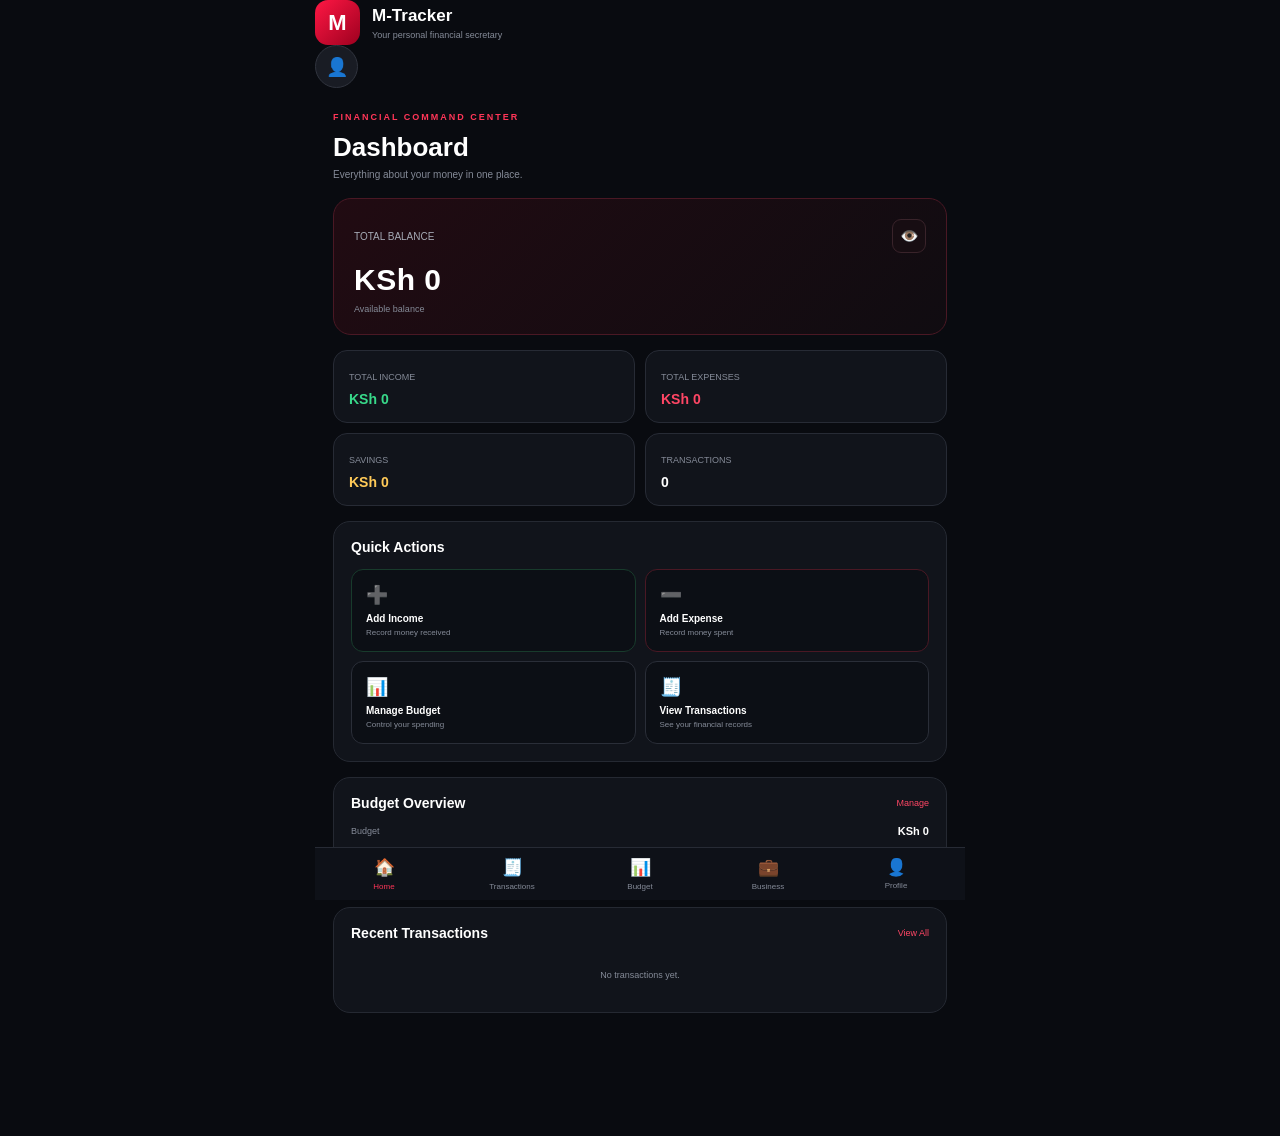
<file: index.html>
<!DOCTYPE html>
<html lang="en">

<head>

    <meta charset="UTF-8">

    <meta name="viewport"
          content="width=device-width, initial-scale=1.0">

    <meta name="theme-color"
          content="#090b10">

    <title>M-Tracker - Dashboard</title>

    <style>

        * {
            box-sizing: border-box;
            margin: 0;
            padding: 0;
        }

        body {
            background: #090b10;
            color: #ffffff;
            font-family: Arial, sans-serif;
            padding-bottom: 90px;
        }

        .app {
            width: 100%;
            max-width: 650px;
            margin: auto;
        }


        /* HEADER */

<img src="images/logo.jpg" alt="M-Tracker Logo">
        header {
            display: flex;
            align-items: center;
            justify-content: space-between;
            padding: 18px;
            background: #0e1118;
            border-bottom: 1px solid #252932;
        }

        .brand {
            display: flex;
            align-items: center;
            gap: 12px;
        }

        .logo {
            width: 45px;
            height: 45px;
            display: flex;
            align-items: center;
            justify-content: center;
            border-radius: 13px;
            background: linear-gradient(
                135deg,
                #ff1744,
                #9d001f
            );
            font-size: 22px;
            font-weight: bold;
        }

        .brand h1 {
            font-size: 17px;
        }

        .brand p {
            margin-top: 4px;
            color: #858b98;
            font-size: 9px;
        }


        /* PROFILE BUTTON */

        .profile-button {
            width: 43px;
            height: 43px;
            display: flex;
            align-items: center;
            justify-content: center;
            overflow: hidden;
            border: 1px solid #30343e;
            border-radius: 50%;
            background: #191c24;
            color: white;
            text-decoration: none;
            font-size: 18px;
        }

        .profile-button img {
            width: 100%;
            height: 100%;
            object-fit: cover;
        }


        /* MAIN */

        main {
            padding: 18px;
        }

        .welcome {
            margin-bottom: 18px;
        }

        .welcome small {
            color: #ff3658;
            font-size: 9px;
            font-weight: bold;
            letter-spacing: 2px;
        }

        .welcome h2 {
            margin-top: 8px;
            font-size: 26px;
        }

        .welcome p {
            margin-top: 6px;
            color: #858b98;
            font-size: 10px;
        }


        /* BALANCE */

        .balance-card {
            margin-bottom: 15px;
            padding: 20px;
            border: 1px solid #4a1824;
            border-radius: 18px;
            background:
                linear-gradient(
                    135deg,
                    #210b12,
                    #100c11
                );
        }

        .balance-top {
            display: flex;
            align-items: center;
            justify-content: space-between;
        }

        .balance-label {
            color: #a5aab5;
            font-size: 10px;
        }

        .eye-button {
            width: 34px;
            height: 34px;
            border: 1px solid #39232a;
            border-radius: 9px;
            background: #170d12;
            color: white;
            cursor: pointer;
            font-size: 15px;
        }

        .balance {
            margin-top: 10px;
            font-size: 30px;
            font-weight: bold;
            letter-spacing: 0.5px;
        }

        .balance-note {
            margin-top: 7px;
            color: #858b98;
            font-size: 9px;
        }


        /* SUMMARY */

        .summary {
            display: grid;
            grid-template-columns: 1fr 1fr;
            gap: 10px;
            margin-bottom: 15px;
        }

        .summary-card {
            padding: 15px;
            border: 1px solid #272b35;
            border-radius: 14px;
            background: #11141b;
        }

        .summary-card span {
            color: #858b98;
            font-size: 9px;
        }

        .summary-card strong {
            display: block;
            margin-top: 7px;
            font-size: 14px;
        }

        .income {
            color: #38d98a;
        }

        .expense {
            color: #ff4665;
        }

        .savings {
            color: #ffca58;
        }


        /* CARD */

        .card {
            margin-bottom: 15px;
            padding: 17px;
            border: 1px solid #252932;
            border-radius: 17px;
            background: #11141b;
        }

        .card-title {
            display: flex;
            align-items: center;
            justify-content: space-between;
            margin-bottom: 14px;
        }

        .card-title h3 {
            font-size: 14px;
        }

        .view-all {
            color: #ff4665;
            text-decoration: none;
            font-size: 9px;
        }


        /* BUDGET */

        .budget-row {
            display: flex;
            align-items: center;
            justify-content: space-between;
            margin-bottom: 10px;
        }

        .budget-row span {
            color: #858b98;
            font-size: 9px;
        }

        .budget-row strong {
            font-size: 11px;
        }

        .progress-background {
            width: 100%;
            height: 10px;
            overflow: hidden;
            border-radius: 20px;
            background: #292d37;
        }

        .progress {
            width: 0%;
            height: 100%;
            border-radius: 20px;
            background: linear-gradient(
                90deg,
                #ff1744,
                #ff5575
            );
            transition: width 0.3s;
        }

        .budget-info {
            display: flex;
            justify-content: space-between;
            margin-top: 8px;
            color: #858b98;
            font-size: 8px;
        }


        /* QUICK ACTIONS */

        .quick-actions {
            display: grid;
            grid-template-columns: 1fr 1fr;
            gap: 9px;
        }

        .action {
            padding: 14px;
            border: 1px solid #2a2e38;
            border-radius: 12px;
            background: #0c0f15;
            color: white;
            text-decoration: none;
        }

        .action-icon {
            font-size: 18px;
        }

        .action strong {
            display: block;
            margin-top: 7px;
            font-size: 10px;
        }

        .action small {
            display: block;
            margin-top: 4px;
            color: #858b98;
            font-size: 8px;
        }

        .action.income-action {
            border-color: #183b2c;
        }

        .action.expense-action {
            border-color: #4a1824;
        }


        /* TRANSACTIONS */

        .transaction {
            display: flex;
            align-items: center;
            gap: 10px;
            padding: 12px 0;
            border-bottom: 1px solid #252932;
        }

        .transaction:last-child {
            border-bottom: none;
        }

        .transaction-icon {
            width: 37px;
            height: 37px;
            flex-shrink: 0;
            display: flex;
            align-items: center;
            justify-content: center;
            border-radius: 10px;
            background: #1b1f28;
            font-size: 16px;
        }

        .transaction-info {
            min-width: 0;
            flex: 1;
        }

        .transaction-info strong {
            display: block;
            overflow: hidden;
            text-overflow: ellipsis;
            white-space: nowrap;
            font-size: 10px;
        }

        .transaction-info small {
            display: block;
            margin-top: 4px;
            color: #858b98;
            font-size: 8px;
        }

        .transaction-amount {
            font-size: 9px;
            font-weight: bold;
        }

        .transaction-amount.income {
            color: #38d98a;
        }

        .transaction-amount.expense {
            color: #ff4665;
        }

        .empty {
            padding: 15px;
            color: #858b98;
            text-align: center;
            font-size: 9px;
        }


        /* ALERT */

        .alert {
            display: none;
            margin-bottom: 15px;
            padding: 13px;
            border: 1px solid #5b202b;
            border-radius: 12px;
            background: #1c0c11;
            color: #ff7087;
            font-size: 9px;
            line-height: 1.5;
        }


        /* BOTTOM NAVIGATION */

        .bottom-nav {
            position: fixed;
            left: 50%;
            bottom: 0;
            z-index: 50;
            transform: translateX(-50%);
            width: 100%;
            max-width: 650px;
            display: grid;
            grid-template-columns: repeat(5, 1fr);
            padding: 9px 5px;
            border-top: 1px solid #272b35;
            background: #0e1118;
        }

        .nav-item {
            display: flex;
            flex-direction: column;
            align-items: center;
            gap: 4px;
            color: #858b98;
            text-decoration: none;
            font-size: 17px;
        }

        .nav-item small {
            font-size: 8px;
        }

        .nav-item.active {
            color: #ff3658;
        }


        /* PROFILE IMAGE IN BOTTOM NAV */

        .nav-profile-image {
            width: 20px;
            height: 20px;
            overflow: hidden;
            border-radius: 50%;
            display: flex;
            align-items: center;
            justify-content: center;
        }

        .nav-profile-image img {
            width: 100%;
            height: 100%;
            object-fit: cover;
        }


        @media (max-width: 380px) {

            .summary {
                grid-template-columns: 1fr 1fr;
            }

        }

    </style>

</head>


<body>

<div class="app">


    <!-- HEADER -->

    <header>

        <div class="brand">

            <div class="logo">
                M
            </div>

            <div>

                <h1>
                    M-Tracker
                </h1>

                <p>
                    Your personal financial secretary
                </p>

            </div>

        </div>


        <!-- PROFILE BUTTON -->

        <a
            href="profile.html"
            class="profile-button"
            id="topProfile">

            👤

        </a>

    </header>


    <main>


        <!-- WELCOME -->

        <section class="welcome">

            <small>
                FINANCIAL COMMAND CENTER
            </small>

            <h2 id="welcomeTitle">
                Dashboard
            </h2>

            <p id="welcomeMessage">
                Everything about your money in one place.
            </p>

        </section>


        <!-- BALANCE -->

        <section class="balance-card">

            <div class="balance-top">

                <span class="balance-label">
                    TOTAL BALANCE
                </span>


                <button
                    type="button"
                    class="eye-button"
                    id="eyeButton">

                    👁️

                </button>

            </div>


            <div
                class="balance"
                id="balance">

                KSh 0

            </div>


            <div
                class="balance-note"
                id="balanceNote">

                Available balance

            </div>

        </section>


        <!-- ALERT -->

        <div
            class="alert"
            id="financialAlert">
        </div>


        <!-- SUMMARY -->

        <section class="summary">


            <div class="summary-card">

                <span>
                    TOTAL INCOME
                </span>

                <strong
                    id="income"
                    class="income">

                    KSh 0

                </strong>

            </div>


            <div class="summary-card">

                <span>
                    TOTAL EXPENSES
                </span>

                <strong
                    id="expenses"
                    class="expense">

                    KSh 0

                </strong>

            </div>


            <div class="summary-card">

                <span>
                    SAVINGS
                </span>

                <strong
                    id="savings"
                    class="savings">

                    KSh 0

                </strong>

            </div>


            <div class="summary-card">

                <span>
                    TRANSACTIONS
                </span>

                <strong id="transactionCount">

                    0

                </strong>

            </div>


        </section>


        <!-- QUICK ACTIONS -->

        <section class="card">

            <div class="card-title">

                <h3>
                    Quick Actions
                </h3>

            </div>


            <div class="quick-actions">


                <a
                    href="transactions.html"
                    class="action income-action">

                    <div class="action-icon">
                        ➕
                    </div>

                    <strong>
                        Add Income
                    </strong>

                    <small>
                        Record money received
                    </small>

                </a>


                <a
                    href="transactions.html"
                    class="action expense-action">

                    <div class="action-icon">
                        ➖
                    </div>

                    <strong>
                        Add Expense
                    </strong>

                    <small>
                        Record money spent
                    </small>

                </a>


                <a
                    href="budget.html"
                    class="action">

                    <div class="action-icon">
                        📊
                    </div>

                    <strong>
                        Manage Budget
                    </strong>

                    <small>
                        Control your spending
                    </small>

                </a>


                <a
                    href="transactions.html"
                    class="action">

                    <div class="action-icon">
                        🧾
                    </div>

                    <strong>
                        View Transactions
                    </strong>

                    <small>
                        See your financial records
                    </small>

                </a>


            </div>

        </section>


        <!-- BUDGET -->

        <section class="card">

            <div class="card-title">

                <h3>
                    Budget Overview
                </h3>

                <a
                    href="budget.html"
                    class="view-all">

                    Manage

                </a>

            </div>


            <div class="budget-row">

                <span>
                    Budget
                </span>

                <strong id="budgetAmount">
                    KSh 0
                </strong>

            </div>


            <div class="progress-background">

                <div
                    class="progress"
                    id="budgetProgress">
                </div>

            </div>


            <div class="budget-info">

                <span id="budgetSpent">
                    KSh 0 spent
                </span>

                <span id="budgetRemaining">
                    KSh 0 remaining
                </span>

            </div>

        </section>


        <!-- RECENT TRANSACTIONS -->

        <section class="card">

            <div class="card-title">

                <h3>
                    Recent Transactions
                </h3>

                <a
                    href="transactions.html"
                    class="view-all">

                    View All

                </a>

            </div>


            <div id="recentTransactions">

                <div class="empty">
                    No transactions yet.
                </div>

            </div>

        </section>


    </main>


    <!-- BOTTOM NAVIGATION -->

    <nav class="bottom-nav">


        <a
            href="index.html"
            class="nav-item active">

            <span>
                🏠
            </span>

            <small>
                Home
            </small>

        </a>


        <a
            href="transactions.html"
            class="nav-item">

            <span>
                🧾
            </span>

            <small>
                Transactions
            </small>

        </a>


        <a
            href="budget.html"
            class="nav-item">

            <span>
                📊
            </span>

            <small>
                Budget
            </small>

        </a>


        <a
            href="business.html"
            class="nav-item">

            <span>
                💼
            </span>

            <small>
                Business
            </small>

        </a>


        <!-- PROFILE -->

        <a
            href="profile.html"
            class="nav-item">

            <span
                class="nav-profile-image"
                id="bottomProfile">

                👤

            </span>

            <small>
                Profile
            </small>

        </a>


    </nav>


</div>


<!-- YOUR EXISTING DASHBOARD JAVASCRIPT -->

<script src="dashboard.js"></script>


<!-- PROFILE CONNECTION -->

<script>

document.addEventListener(
    "DOMContentLoaded",
    function () {

        loadDashboardProfile();

    }
);


function loadDashboardProfile() {

    var savedProfile =
        localStorage.getItem(
            "mtracker_profile"
        );


    if (!savedProfile) {

        return;

    }


    try {

        var profile =
            JSON.parse(
                savedProfile
            );


        var name =
            profile.fullName || "";


        var photo =
            profile.photo || "";


        /*
         * Show user's name
         */

        if (name) {

            document.getElementById(
                "welcomeTitle"
            ).textContent =
                "Hello, " + name;

        }


        /*
         * Change the top-right
         * profile icon.
         */

        var topProfile =
            document.getElementById(
                "topProfile"
            );


        if (photo) {

            topProfile.innerHTML =
                "";


            var topImage =
                document.createElement(
                    "img"
                );


            topImage.src =
                photo;


            topImage.alt =
                "Profile";


            topProfile.appendChild(
                topImage
            );

        }


        /*
         * Change bottom
         * profile icon.
         */

        var bottomProfile =
            document.getElementById(
                "bottomProfile"
            );


        if (photo) {

            bottomProfile.innerHTML =
                "";


            var bottomImage =
                document.createElement(
                    "img"
                );


            bottomImage.src =
                photo;


            bottomImage.alt =
                "Profile";


bottomProfile.appendChild(
    bottomImage
);

}

}

catch (error) {

    console.log("Could not load profile.");

}

}
</file>
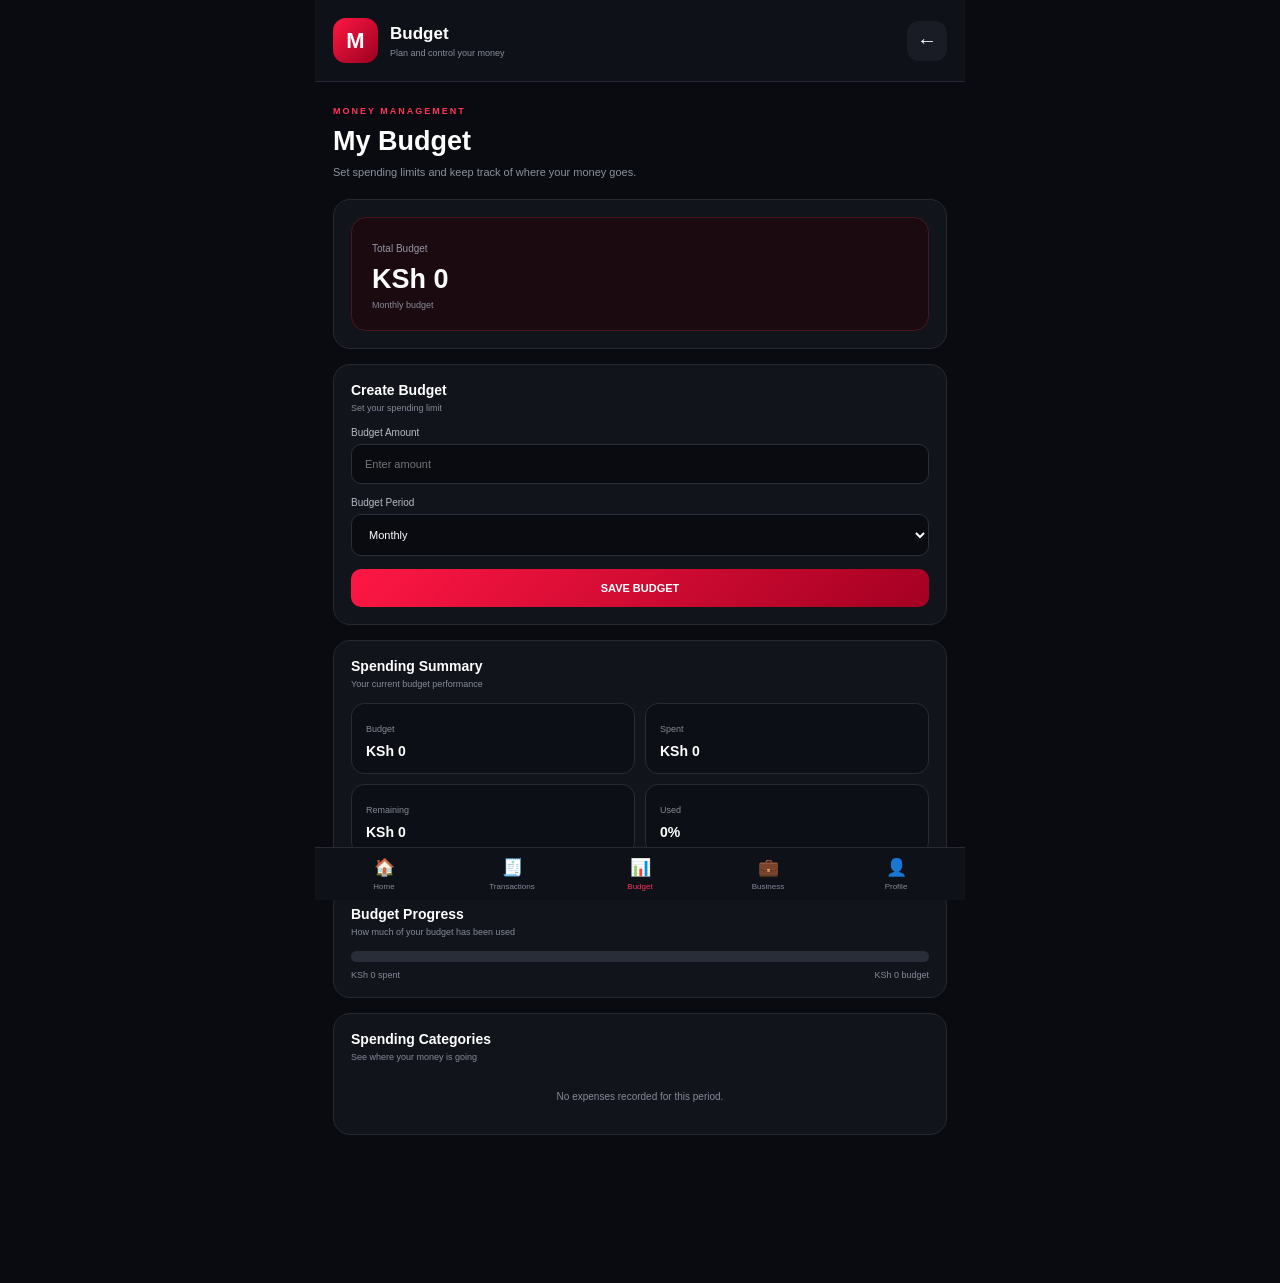
<file: budget.html>
<!DOCTYPE html>
<html lang="en">

<head>

    <meta charset="UTF-8">

    <meta name="viewport" content="width=device-width, initial-scale=1.0">

    <meta name="theme-color" content="#090b10">

    <title>M-Tracker - Budget</title>

    <style>

        * {
            box-sizing: border-box;
            margin: 0;
            padding: 0;
        }

        body {
            background: #090b10;
            color: #ffffff;
            font-family: Arial, sans-serif;
            padding-bottom: 90px;
        }

        .app {
            width: 100%;
            max-width: 650px;
            margin: auto;
        }

        /* HEADER */

        header {
            display: flex;
            align-items: center;
            justify-content: space-between;
            padding: 18px;
            background: #0e1118;
            border-bottom: 1px solid #242832;
        }

        .brand {
            display: flex;
            align-items: center;
            gap: 12px;
        }

        .logo {
            width: 45px;
            height: 45px;
            display: flex;
            align-items: center;
            justify-content: center;
            border-radius: 13px;
            background: linear-gradient(135deg, #ff1744, #9b001f);
            font-size: 22px;
            font-weight: bold;
        }

        .brand h1 {
            font-size: 17px;
        }

        .brand p {
            margin-top: 4px;
            color: #888e9b;
            font-size: 9px;
        }

        .back {
            width: 40px;
            height: 40px;
            display: flex;
            align-items: center;
            justify-content: center;
            border-radius: 12px;
            background: #191c24;
            color: #ffffff;
            text-decoration: none;
            font-size: 20px;
        }

        /* MAIN */

        main {
            padding: 18px;
        }

        .intro {
            margin-bottom: 18px;
        }

        .intro small {
            color: #ff3658;
            font-size: 9px;
            font-weight: bold;
            letter-spacing: 2px;
        }

        .intro h2 {
            margin-top: 8px;
            font-size: 27px;
        }

        .intro p {
            margin-top: 7px;
            color: #8b919e;
            font-size: 11px;
            line-height: 1.5;
        }

        /* CARDS */

        .card {
            margin-bottom: 15px;
            padding: 17px;
            border: 1px solid #252932;
            border-radius: 17px;
            background: #11141b;
        }

        .card-title {
            margin-bottom: 14px;
        }

        .card-title h3 {
            font-size: 14px;
        }

        .card-title p {
            margin-top: 5px;
            color: #858b98;
            font-size: 9px;
        }

        /* TOTAL */

        .total-box {
            padding: 20px;
            border: 1px solid #461722;
            border-radius: 15px;
            background: #1b0b10;
        }

        .total-box span {
            color: #9298a5;
            font-size: 10px;
        }

        .total-box strong {
            display: block;
            margin-top: 8px;
            font-size: 27px;
        }

        .total-box small {
            display: block;
            margin-top: 5px;
            color: #858b98;
            font-size: 9px;
        }

        /* FORM */

        .field {
            margin-bottom: 13px;
        }

        .field label {
            display: block;
            margin-bottom: 6px;
            color: #b8bdc7;
            font-size: 10px;
        }

        .field input,
        .field select {
            width: 100%;
            padding: 13px;
            border: 1px solid #2a2e38;
            border-radius: 10px;
            outline: none;
            background: #090b10;
            color: #ffffff;
            font-size: 11px;
        }

        .field input:focus,
        .field select:focus {
            border-color: #ff294d;
        }

        .save-button {
            width: 100%;
            padding: 13px;
            border: none;
            border-radius: 10px;
            background: linear-gradient(135deg, #ff1744, #a40022);
            color: #ffffff;
            font-size: 11px;
            font-weight: bold;
        }

        /* SUMMARY */

        .summary {
            display: grid;
            grid-template-columns: 1fr 1fr;
            gap: 10px;
        }

        .summary-box {
            padding: 14px;
            border: 1px solid #272b35;
            border-radius: 13px;
            background: #0c0f15;
        }

        .summary-box span {
            color: #858b98;
            font-size: 9px;
        }

        .summary-box strong {
            display: block;
            margin-top: 7px;
            font-size: 14px;
        }

        /* PROGRESS */

        .progress-background {
            width: 100%;
            height: 11px;
            overflow: hidden;
            border-radius: 20px;
            background: #292d37;
        }

        .progress-bar {
            width: 0%;
            height: 100%;
            border-radius: 20px;
            background: linear-gradient(90deg, #ff1744, #ff5575);
            transition: width 0.3s;
        }

        .progress-info {
            display: flex;
            justify-content: space-between;
            margin-top: 8px;
            color: #858b98;
            font-size: 9px;
        }

        /* CATEGORIES */

        .category {
            margin-bottom: 10px;
            padding: 13px;
            border: 1px solid #272b35;
            border-radius: 12px;
            background: #0c0f15;
        }

        .category:last-child {
            margin-bottom: 0;
        }

        .category-top {
            display: flex;
            justify-content: space-between;
        }

        .category-name {
            font-size: 10px;
            font-weight: bold;
        }

        .category-money {
            color: #ff5575;
            font-size: 10px;
        }

        .category-background {
            height: 7px;
            margin-top: 9px;
            overflow: hidden;
            border-radius: 10px;
            background: #292d37;
        }

        .category-progress {
            width: 0%;
            height: 100%;
            border-radius: 10px;
            background: #ff294d;
        }

        .category-bottom {
            display: flex;
            justify-content: space-between;
            margin-top: 7px;
            color: #858b98;
            font-size: 8px;
        }

        .empty {
            padding: 15px;
            color: #858b98;
            text-align: center;
            font-size: 10px;
        }

        /* MESSAGE */

        #message {
            min-height: 25px;
            color: #ff5575;
            text-align: center;
            font-size: 10px;
        }

        /* BOTTOM NAVIGATION */

        .bottom-nav {
            position: fixed;
            left: 50%;
            bottom: 0;
            z-index: 50;
            transform: translateX(-50%);
            width: 100%;
            max-width: 650px;
            display: grid;
            grid-template-columns: repeat(5, 1fr);
            padding: 9px 5px;
            border-top: 1px solid #272b35;
            background: #0e1118;
        }

        .nav-item {
            display: flex;
            flex-direction: column;
            align-items: center;
            gap: 4px;
            color: #858b98;
            text-decoration: none;
            font-size: 17px;
        }

        .nav-item small {
            font-size: 8px;
        }

        .nav-item.active {
            color: #ff3658;
        }

        @media (max-width: 380px) {

            .summary {
                grid-template-columns: 1fr;
            }

        }

    </style>

</head>


<body>

<div class="app">


    <!-- HEADER -->

    <header>

        <div class="brand">

            <div class="logo">
                M
            </div>

            <div>

                <h1>
                    Budget
                </h1>

                <p>
                    Plan and control your money
                </p>

            </div>

        </div>


        <a href="index.html" class="back">
            ←
        </a>

    </header>


    <main>


        <!-- INTRO -->

        <section class="intro">

            <small>
                MONEY MANAGEMENT
            </small>

            <h2>
                My Budget
            </h2>

            <p>
                Set spending limits and keep track
                of where your money goes.
            </p>

        </section>


        <!-- TOTAL BUDGET -->

        <section class="card">

            <div class="total-box">

                <span>
                    Total Budget
                </span>

                <strong id="totalBudget">
                    KSh 0
                </strong>

                <small id="budgetPeriod">
                    Monthly budget
                </small>

            </div>

        </section>


        <!-- CREATE BUDGET -->

        <section class="card">

            <div class="card-title">

                <h3>
                    Create Budget
                </h3>

                <p>
                    Set your spending limit
                </p>

            </div>


            <div class="field">

                <label>
                    Budget Amount
                </label>

                <input
                    type="number"
                    id="budgetAmount"
                    placeholder="Enter amount"
                    min="0"
                >

            </div>


            <div class="field">

                <label>
                    Budget Period
                </label>

                <select id="budgetPeriodInput">

                    <option value="weekly">
                        Weekly
                    </option>

                    <option value="monthly" selected>
                        Monthly
                    </option>

                    <option value="yearly">
                        Yearly
                    </option>

                </select>

            </div>


            <button
                class="save-button"
                id="saveBudget"
                type="button">

                SAVE BUDGET

            </button>

        </section>


        <!-- SUMMARY -->

        <section class="card">

            <div class="card-title">

                <h3>
                    Spending Summary
                </h3>

                <p>
                    Your current budget performance
                </p>

            </div>


            <div class="summary">

                <div class="summary-box">

                    <span>
                        Budget
                    </span>

                    <strong id="summaryBudget">
                        KSh 0
                    </strong>

                </div>


                <div class="summary-box">

                    <span>
                        Spent
                    </span>

                    <strong id="summarySpent">
                        KSh 0
                    </strong>

                </div>


                <div class="summary-box">

                    <span>
                        Remaining
                    </span>

                    <strong id="summaryRemaining">
                        KSh 0
                    </strong>

                </div>


                <div class="summary-box">

                    <span>
                        Used
                    </span>

                    <strong id="summaryPercent">
                        0%
                    </strong>

                </div>

            </div>

        </section>


        <!-- PROGRESS -->

        <section class="card">

            <div class="card-title">

                <h3>
                    Budget Progress
                </h3>

                <p>
                    How much of your budget has been used
                </p>

            </div>


            <div class="progress-background">

                <div
                    class="progress-bar"
                    id="progressBar">
                </div>

            </div>


            <div class="progress-info">

                <span id="progressSpent">
                    KSh 0 spent
                </span>

                <span id="progressBudget">
                    KSh 0 budget
                </span>

            </div>

        </section>


        <!-- CATEGORIES -->

        <section class="card">

            <div class="card-title">

                <h3>
                    Spending Categories
                </h3>

                <p>
                    See where your money is going
                </p>

            </div>


            <div id="categoryList">

                <div class="empty">
                    No expenses recorded yet.
                </div>

            </div>

        </section>


        <div id="message"></div>


    </main>


    <!-- NAVIGATION -->

    <nav class="bottom-nav">

        <a href="index.html" class="nav-item">

            <span>
                🏠
            </span>

            <small>
                Home
            </small>

        </a>


        <a href="transactions.html" class="nav-item">

            <span>
                🧾
            </span>

            <small>
                Transactions
            </small>

        </a>


        <a href="budget.html" class="nav-item active">

            <span>
                📊
            </span>

            <small>
                Budget
            </small>

        </a>


        <a href="business.html" class="nav-item">

            <span>
                💼
            </span>

            <small>
                Business
            </small>

        </a>


        <a href="profile.html" class="nav-item">

            <span>
                👤
            </span>

            <small>
                Profile
            </small>

        </a>

    </nav>


</div>


<script src="budget.js"></script>

</body>

</html>
</file>
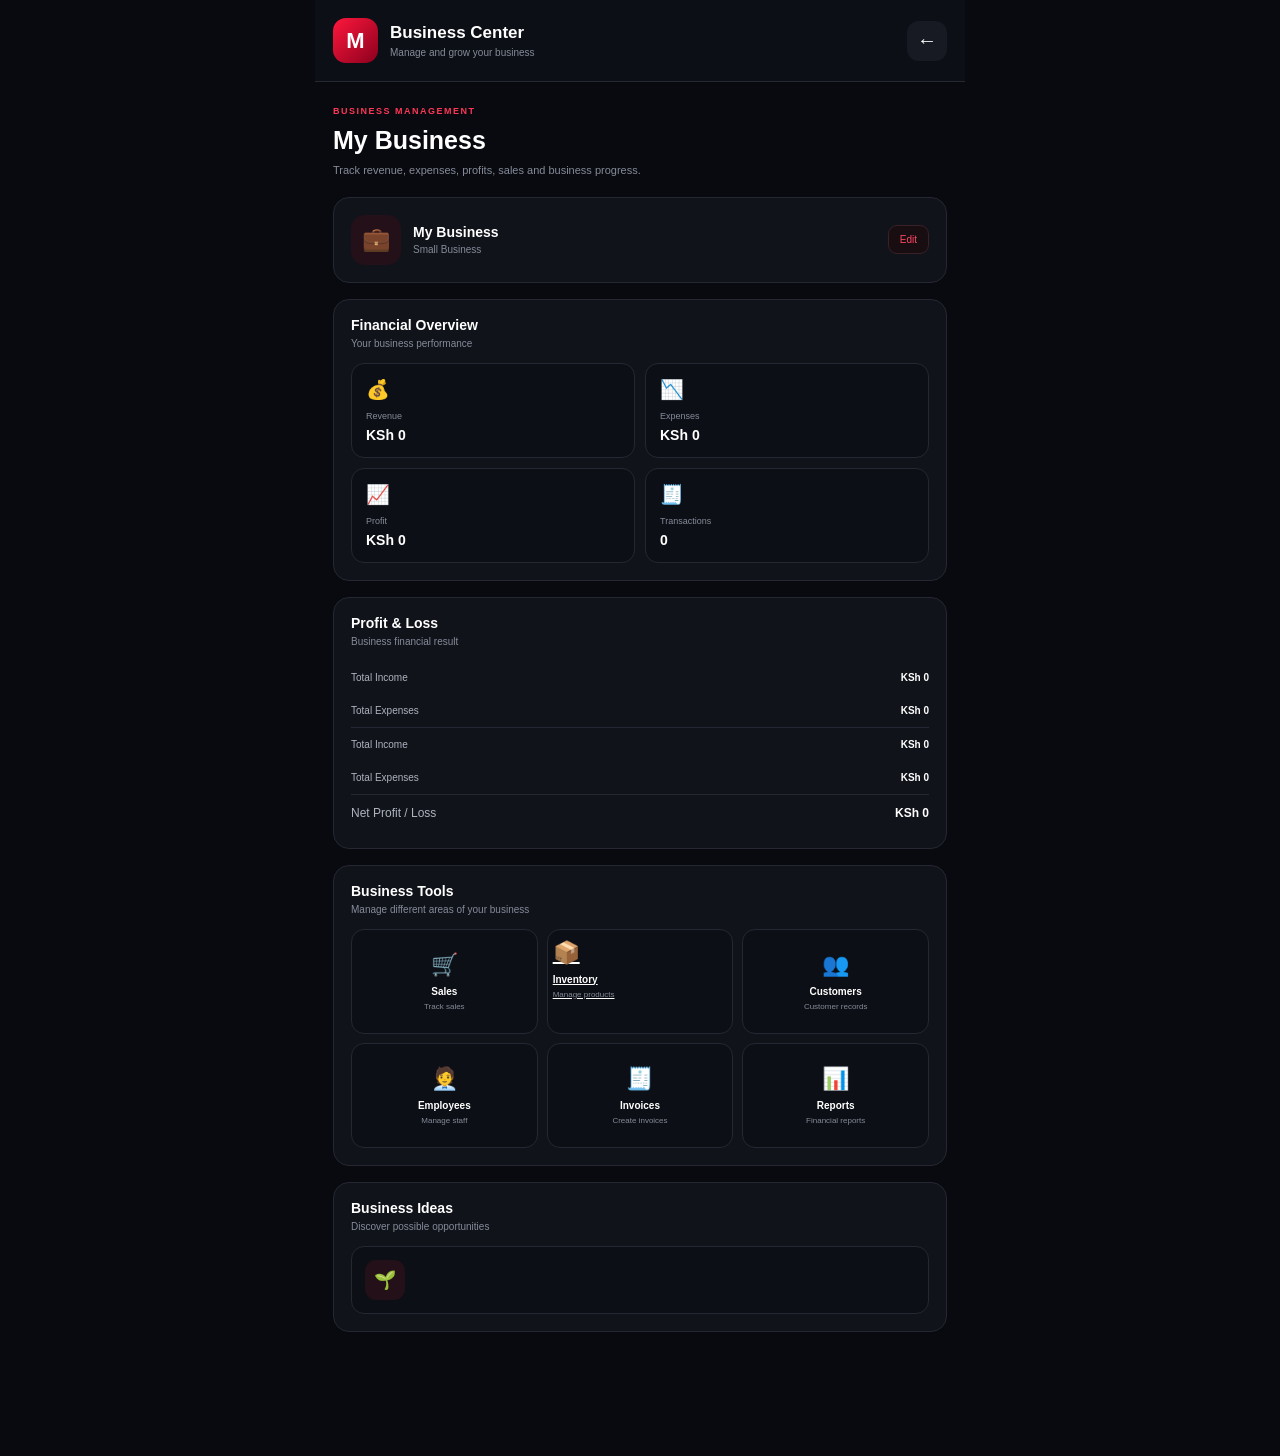
<file: business.html>
<!DOCTYPE html>
<html lang="en">
<head>

    <meta charset="UTF-8">

    <meta name="viewport"
          content="width=device-width, initial-scale=1.0">

    <meta name="theme-color"
          content="#080a0f">

    <title>M-Tracker | Business</title>

    <style>

        * {
            box-sizing: border-box;
            margin: 0;
            padding: 0;
        }

        body {
            background: #080a0f;
            color: #ffffff;
            font-family: Arial, sans-serif;
            padding-bottom: 90px;
        }

        button,
        input,
        select {
            font-family: inherit;
        }

        button {
            cursor: pointer;
        }

        .app {
            width: 100%;
            max-width: 650px;
            margin: auto;
        }

        /* HEADER */

        .top-header {
            display: flex;
            align-items: center;
            justify-content: space-between;
            padding: 18px;
            border-bottom: 1px solid #252832;
            background: #0c0f15;
        }

        .brand {
            display: flex;
            align-items: center;
            gap: 12px;
        }

        .brand-logo {
            width: 45px;
            height: 45px;
            border-radius: 13px;
            display: flex;
            align-items: center;
            justify-content: center;
            background: linear-gradient(135deg, #ff173d, #8b001d);
            font-size: 22px;
            font-weight: bold;
        }

        .brand-info h1 {
            font-size: 17px;
        }

        .brand-info p {
            margin-top: 4px;
            color: #858b99;
            font-size: 10px;
        }

        .back-button {
            width: 40px;
            height: 40px;
            border-radius: 12px;
            display: flex;
            align-items: center;
            justify-content: center;
            background: #171a22;
            color: white;
            text-decoration: none;
            font-size: 20px;
        }

        /* MAIN */

        .main-content {
            padding: 18px;
        }

        .welcome {
            margin-bottom: 18px;
        }

        .welcome small {
            color: #ff3657;
            font-size: 9px;
            font-weight: bold;
            letter-spacing: 1.5px;
        }

        .welcome h2 {
            margin-top: 8px;
            font-size: 25px;
        }

        .welcome p {
            margin-top: 7px;
            color: #858b99;
            font-size: 11px;
            line-height: 1.5;
        }

        /* CARDS */

        .card {
            margin-bottom: 16px;
            padding: 17px;
            border: 1px solid #252832;
            border-radius: 16px;
            background: #10131a;
        }

        .card-title {
            margin-bottom: 14px;
        }

        .card-title h3 {
            font-size: 14px;
        }

        .card-title p {
            margin-top: 5px;
            color: #858b99;
            font-size: 10px;
        }

        /* BUSINESS PROFILE */

        .business-profile {
            display: flex;
            align-items: center;
            gap: 12px;
        }

        .business-icon {
            width: 50px;
            height: 50px;
            border-radius: 14px;
            display: flex;
            align-items: center;
            justify-content: center;
            background: #241018;
            font-size: 23px;
        }

        .business-details {
            flex: 1;
        }

        .business-details h3 {
            font-size: 14px;
        }

        .business-details p {
            margin-top: 4px;
            color: #858b99;
            font-size: 10px;
        }

        .edit-button {
            border: 1px solid #3a2027;
            border-radius: 9px;
            padding: 8px 11px;
            background: #180d11;
            color: #ff4663;
            font-size: 10px;
        }

        /* FORM */

        .editor {
            display: none;
            margin-top: 16px;
            padding-top: 16px;
            border-top: 1px solid #252832;
        }

        .form-group {
            margin-bottom: 13px;
        }

        .form-group label {
            display: block;
            margin-bottom: 6px;
            color: #b5bac5;
            font-size: 10px;
        }

        .form-group input,
        .form-group select {
            width: 100%;
            padding: 12px;
            outline: none;
            border: 1px solid #292d37;
            border-radius: 10px;
            background: #080a0f;
            color: white;
            font-size: 11px;
        }

        .form-group input:focus,
        .form-group select:focus {
            border-color: #ff294d;
        }

        .save-button {
            width: 100%;
            padding: 12px;
            border: 0;
            border-radius: 10px;
            background: linear-gradient(135deg, #ff1740, #a40022);
            color: white;
            font-weight: bold;
            font-size: 11px;
        }

        /* STATS */

        .stats {
            display: grid;
            grid-template-columns: 1fr 1fr;
            gap: 10px;
        }

        .stat {
            padding: 14px;
            border: 1px solid #252832;
            border-radius: 13px;
            background: #0c0f15;
        }

        .stat-icon {
            font-size: 19px;
            margin-bottom: 10px;
        }

        .stat span {
            display: block;
            color: #858b99;
            font-size: 9px;
        }

        .stat strong {
            display: block;
            margin-top: 6px;
            font-size: 14px;
        }

        /* PROFIT */

        .profit-row {
            display: flex;
            justify-content: space-between;
            padding: 11px 0;
            color: #aeb3be;
            font-size: 10px;
        }

        .profit-row strong {
            color: white;
        }

        .divider {
            height: 1px;
            background: #252832;
        }

        .profit-total {
            font-size: 12px;
        }

        /* TOOLS */

        .tools {
            display: grid;
            grid-template-columns: repeat(3, 1fr);
            gap: 9px;
        }

        .tool {
            min-height: 105px;
            padding: 10px 5px;
            border: 1px solid #252832;
            border-radius: 13px;
            background: #0c0f15;
            color: white;
            transition: 0.2s;
        }

        .tool:hover {
            border-color: #ff294d;
            transform: translateY(-2px);
        }

        .tool-icon {
            display: block;
            margin-bottom: 8px;
            font-size: 22px;
        }

        .tool strong {
            display: block;
            font-size: 10px;
        }

        .tool small {
            display: block;
            margin-top: 5px;
            color: #858b99;
            font-size: 8px;
        }

        /* IDEAS */

        .idea {
            display: flex;
            gap: 12px;
            padding: 13px;
            margin-bottom: 9px;
            border: 1px solid #252832;
            border-radius: 13px;
            background: #0c0f15;
        }

        .idea:last-child {
            margin-bottom: 0;
        }

        .idea-icon {
            width: 40px;
            height: 40px;
            flex-shrink: 0;
            display: flex;
            align-items: center;
            justify-content: center;
            border-radius: 11px;
            background: #241018;
            font-size: 18px;
        }

        .idea h4 {
            font-size: 11px;
        }

        .idea p {
            margin-top: 5px;
            color: #858b99;
            font-size: 9px;
            line-height: 1.5;
        }

        /* KNOWLEDGE */

        .knowledge {
            display: flex;
            flex-direction: column;
            gap: 8px;
        }

        .knowledge button {
            display: flex;
            align-items: center;
            gap: 10px;
            width: 100%;
            padding: 12px;
            border: 1px solid #252832;
            border-radius: 11px;
            background: #0c0f15;
            color: white;
            text-align: left;
        }

        .knowledge-icon {
            width: 32px;
            height: 32px;
            display: flex;
            align-items: center;
            justify-content: center;
            border-radius: 9px;
            background: #241018;
        }

        .knowledge-text {
            flex: 1;
        }

        .knowledge-text strong {
            display: block;
            font-size: 10px;
        }

        .knowledge-text small {
            display: block;
            margin-top: 4px;
            color: #858b99;
            font-size: 8px;
        }

        /* MESSAGE */

        .message {
            min-height: 30px;
            margin-bottom: 15px;
            padding: 9px;
            border-radius: 9px;
            color: #ff6a82;
            text-align: center;
            font-size: 10px;
        }

        /* NAVIGATION */

        .bottom-navigation {
            position: fixed;
            bottom: 0;
            left: 50%;
            z-index: 100;
            transform: translateX(-50%);
            width: 100%;
            max-width: 650px;
            display: grid;
            grid-template-columns: repeat(5, 1fr);
            padding: 9px 6px;
            border-top: 1px solid #252832;
            background: #0c0f15;
        }

        .nav-item {
            display: flex;
            flex-direction: column;
            align-items: center;
            gap: 4px;
            color: #858b99;
            text-decoration: none;
            font-size: 17px;
        }

        .nav-item small {
            font-size: 8px;
        }

        .nav-item.active {
            color: #ff3657;
        }

        /* SMALL PHONES */

        @media (max-width: 380px) {

            .tools {
                grid-template-columns: 1fr 1fr;
            }

            .brand-info h1 {
                font-size: 15px;
            }

        }
select{
    width:100%;
    padding:12px;
    outline:none;
    background:#080a0f;
    border:1px solid #30343e;
    border-radius:10px;
    color:white;
    font-size:11px;
}

select:focus{
    border-color:#ff3657;
}

select option{
    background:#080a0f;
    color:white;
}select {
    width: 100%;
    padding: 12px;
    outline: none;
    background: #080a0f;
    border: 1px solid #30343e;
    border-radius: 10px;
    color: white;
    font-size: 11px;
}

select:focus {
    border-color: #ff3657;
}

select option {
    background: #080a0f;
    color: white;
}
    </style>

</head>


<body>

<div class="app">


    <!-- HEADER -->

    <header class="top-header">

        <div class="brand">

            <div class="brand-logo">
                M
            </div>

            <div class="brand-info">

                <h1>
                    Business Center
                </h1>

                <p>
                    Manage and grow your business
                </p>

            </div>

        </div>


        <a href="index.html"
           class="back-button">

            ←

        </a>

    </header>


    <main class="main-content">


        <!-- INTRO -->

        <section class="welcome">

            <small>
                BUSINESS MANAGEMENT
            </small>

            <h2 id="pageBusinessName">
                My Business
            </h2>

            <p>
                Track revenue, expenses, profits,
                sales and business progress.
            </p>

        </section>


        <!-- BUSINESS PROFILE -->

        <section class="card">

            <div class="business-profile">

                <div class="business-icon">
                    💼
                </div>

                <div class="business-details">

                    <h3 id="businessName">
                        My Business
                    </h3>

                    <p id="businessType">
                        Small Business
                    </p>

                </div>

                <button
                    class="edit-button"
                    id="editButton"
                    type="button">

                    Edit

                </button>

            </div>


            <div
                class="editor"
                id="editor">


                <div class="form-group">

                    <label>
                        Business Name
                    </label>

                    <input
                        id="businessNameInput"
                        type="text"
                        placeholder="Enter business name">

                </div>


                <div class="form-group">

                    <label>
                        Business Type
                    </label>

                    <select id="businessTypeInput">

                        <option>
                            Small Business
                        </option>

                        <option>
                            Retail
                        </option>

                        <option>
                            Agriculture
                        </option>

                        <option>
                            Technology
                        </option>

                        <option>
                            Education
                        </option>

                        <option>
                            Services
                        </option>

                        <option>
                            Manufacturing
                        </option>

                        <option>
                            Other
                        </option>

                    </select>

                </div>


                <button
                    class="save-button"
                    id="saveButton"
                    type="button">

                    Save Business

                </button>

            </div>

        </section>


        <!-- FINANCIAL OVERVIEW -->

        <section class="card">

            <div class="card-title">

                <h3>
                    Financial Overview
                </h3>

                <p>
                    Your business performance
                </p>

            </div>


            <div class="stats">


                <div class="stat">

                    <div class="stat-icon">
                        💰
                    </div>

                    <span>
                        Revenue
                    </span>

                    <strong id="revenue">
                        KSh 0
                    </strong>

                </div>


                <div class="stat">

                    <div class="stat-icon">
                        📉
                    </div>

                    <span>
                        Expenses
                    </span>

                    <strong id="expenses">
                        KSh 0
                    </strong>

                </div>


                <div class="stat">

                    <div class="stat-icon">
                        📈
                    </div>

                    <span>
                        Profit
                    </span>

                    <strong id="profit">
                        KSh 0
                    </strong>

                </div>


                <div class="stat">

                    <div class="stat-icon">
                        🧾
                    </div>

                    <span>
                        Transactions
                    </span>

                    <strong id="transactionCount">
                        0
                    </strong>

                </div>


            </div>

        </section>


        <!-- PROFIT AND LOSS -->

        <section class="card">

            <div class="card-title">

                <h3>
                    Profit & Loss
                </h3>

                <p>
                    Business financial result
                </p>

            </div>


            <div class="profit-row">

                <span>
                    Total Income
                </span>

                <strong id="income">
                    KSh 0
                </strong>

            </div>


            <div class="profit-row">

                <span>
                    Total Expenses
                </span>

                <strong id="expense">
                    KSh 0
                </strong>

            </div>


            <div class="divider"></div>


            <div class="profit-row">

    <span>
        Total Income
    </span>

    <strong id="plIncome">
        KSh 0
    </strong>

</div>


<div class="profit-row">

    <span>
        Total Expenses
    </span>

    <strong id="plExpenses">
        KSh 0
    </strong>

</div>


<div class="divider"></div>


<div class="profit-row profit-total">

    <span>
        Net Profit / Loss
    </span>

    <strong id="netProfit">
        KSh 0
    </strong>

</div>

        </section>


        <!-- TOOLS -->

        <section class="card">

            <div class="card-title">

                <h3>
                    Business Tools
                </h3>

                <p>
                    Manage different areas of your business
                </p>

            </div>


            <div class="tools">


                <button
                    class="tool"
                    type="button"
                    data-tool="Sales">

                    <span class="tool-icon">
                        🛒
                    </span>

                    <strong>
                        Sales
                    </strong>

                    <small>
                        Track sales
                    </small>

                </button>


                <a
    href="inventory.html"
    class="tool">

    <span class="tool-icon">📦</span>

    <strong>Inventory</strong>

    <small>Manage products</small>

</a>


                <button
                    class="tool"
                    type="button"
                    data-tool="Customers">

                    <span class="tool-icon">
                        👥
                    </span>

                    <strong>
                        Customers
                    </strong>

                    <small>
                        Customer records
                    </small>

                </button>


                <button
                    class="tool"
                    type="button"
                    data-tool="Employees">

                    <span class="tool-icon">
                        🧑‍💼
                    </span>

                    <strong>
                        Employees
                    </strong>

                    <small>
                        Manage staff
                    </small>

                </button>


                <button
                    class="tool"
                    type="button"
                    data-tool="Invoices">

                    <span class="tool-icon">
                        🧾
                    </span>

                    <strong>
                        Invoices
                    </strong>

                    <small>
                        Create invoices
                    </small>

                </button>


                <button
                    class="tool"
                    type="button"
                    data-tool="Reports">

                    <span class="tool-icon">
                        📊
                    </span>

                    <strong>
                        Reports
                    </strong>

                    <small>
                        Financial reports
                    </small>

                </button>


            </div>

        </section>


        <!-- BUSINESS IDEAS -->

        <section class="card">

            <div class="card-title">

                <h3>
                    Business Ideas
                </h3>

                <p>
                    Discover possible opportunities
                </p>

            </div>


            <div class="idea">

                <div class="idea-icon">
                    🌱
                </div>

                <div>
<script src="business.js"></script>
</file>
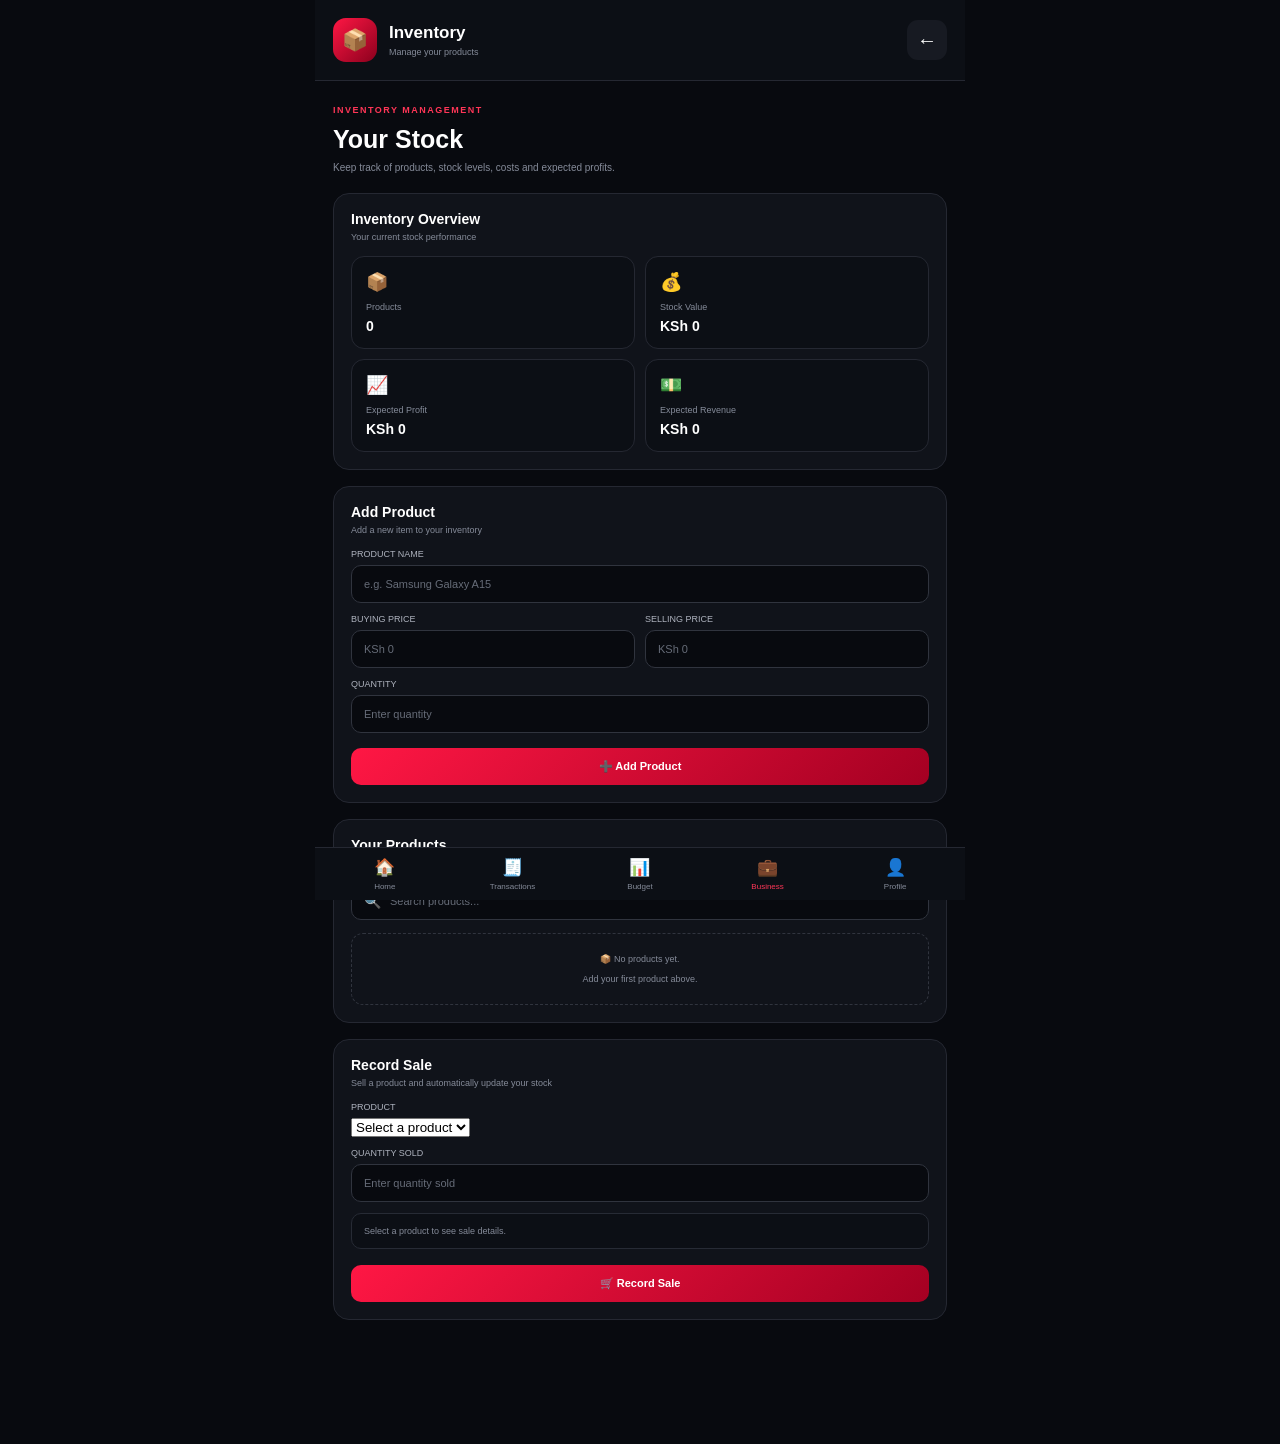
<file: inventory.html>
<!DOCTYPE html>
<html lang="en">

<head>

<meta charset="UTF-8">

<meta name="viewport"
content="width=device-width, initial-scale=1.0">

<meta name="theme-color"
content="#080a0f">

<title>M-Tracker | Inventory</title>

<style>

*{
    margin:0;
    padding:0;
    box-sizing:border-box;
    font-family:Arial,sans-serif;
}

body{
    background:#080a0f;
    color:white;
    padding-bottom:90px;
}

.app{
    width:100%;
    max-width:650px;
    margin:auto;
}

/* HEADER */

.header{
    display:flex;
    align-items:center;
    justify-content:space-between;
    padding:18px;
    background:#0c0f15;
    border-bottom:1px solid #252832;
}

.header-left{
    display:flex;
    align-items:center;
    gap:12px;
}

.header-icon{
    width:44px;
    height:44px;
    display:flex;
    align-items:center;
    justify-content:center;
    border-radius:13px;
    background:linear-gradient(
        135deg,
        #ff1744,
        #8b001d
    );
    font-size:21px;
}

.header-text h1{
    font-size:17px;
}

.header-text p{
    margin-top:4px;
    color:#858b99;
    font-size:9px;
}

.back{
    width:40px;
    height:40px;
    display:flex;
    align-items:center;
    justify-content:center;
    border-radius:11px;
    background:#171a22;
    color:white;
    text-decoration:none;
    font-size:20px;
}

/* MAIN */

main{
    padding:18px;
}

.intro{
    margin-bottom:18px;
}

.intro small{
    color:#ff3657;
    font-size:9px;
    font-weight:bold;
    letter-spacing:1.5px;
}

.intro h2{
    margin-top:8px;
    font-size:25px;
}

.intro p{
    margin-top:6px;
    color:#858b99;
    font-size:10px;
    line-height:1.5;
}

/* CARDS */

.card{
    margin-bottom:16px;
    padding:17px;
    border:1px solid #252832;
    border-radius:16px;
    background:#10131a;
}

.card-title{
    margin-bottom:14px;
}

.card-title h3{
    font-size:14px;
}

.card-title p{
    margin-top:5px;
    color:#858b99;
    font-size:9px;
}

/* SUMMARY */

.stats{
    display:grid;
    grid-template-columns:1fr 1fr;
    gap:10px;
}

.stat{
    padding:14px;
    border:1px solid #252832;
    border-radius:13px;
    background:#0c0f15;
}

.stat-icon{
    font-size:18px;
    margin-bottom:9px;
}

.stat span{
    display:block;
    color:#858b99;
    font-size:9px;
}

.stat strong{
    display:block;
    margin-top:6px;
    font-size:14px;
}

/* ADD PRODUCT */

.form-group{
    margin-bottom:11px;
}

.form-group label{
    display:block;
    margin-bottom:6px;
    color:#aeb3be;
    font-size:9px;
}

input{
    width:100%;
    padding:12px;
    outline:none;
    background:#080a0f;
    border:1px solid #30343e;
    border-radius:10px;
    color:white;
    font-size:11px;
}

input:focus{
    border-color:#ff3657;
}

input::placeholder{
    color:#666c78;
}

.price-row{
    display:grid;
    grid-template-columns:1fr 1fr;
    gap:10px;
}

.add-button{
    width:100%;
    margin-top:4px;
    padding:12px;
    border:none;
    border-radius:10px;
    background:linear-gradient(
        135deg,
        #ff1744,
        #a40022
    );
    color:white;
    font-weight:bold;
    font-size:11px;
    cursor:pointer;
}

/* SEARCH */

.search-box{
    position:relative;
    margin-bottom:13px;
}

.search-box input{
    margin-bottom:0;
    padding-left:38px;
}

.search-icon{
    position:absolute;
    left:13px;
    top:50%;
    transform:translateY(-50%);
    color:#858b99;
    font-size:14px;
}

/* PRODUCTS */

#productList{
    min-height:40px;
}

.product{
    display:flex;
    align-items:center;
    gap:11px;
    padding:13px;
    margin-bottom:9px;
    border-radius:12px;
    background:#0c0f15;
    border:1px solid #252832;
}

.product:last-child{
    margin-bottom:0;
}

.product-icon{
    width:40px;
    height:40px;
    flex-shrink:0;
    display:flex;
    align-items:center;
    justify-content:center;
    border-radius:11px;
    background:#241018;
    font-size:18px;
}

.product-info{
    flex:1;
    min-width:0;
}

.product-info strong{
    display:block;
    overflow:hidden;
    text-overflow:ellipsis;
    white-space:nowrap;
    font-size:11px;
}

.product-info small{
    display:block;
    margin-top:4px;
    color:#858b99;
    font-size:8px;
}

.product-right{
    text-align:right;
}

.product-right strong{
    display:block;
    font-size:10px;
}

.stock{
    display:inline-block;
    margin-top:5px;
    padding:3px 6px;
    border-radius:6px;
    background:#182d24;
    color:#38d98a;
    font-size:7px;
}

.low-stock{
    background:#332719;
    color:#ffca58;
}/* EDIT & DELETE BUTTONS */

.edit-product,
.delete-product {
    width: 30px;
    height: 30px;
    padding: 0;
    margin-top: 6px;

    display: inline-flex;
    align-items: center;
    justify-content: center;

    border-radius: 8px;
    background: #171a22;
    border: 1px solid #292d37;

    font-size: 13px;
    cursor: pointer;
    transition: 0.2s ease;
}

.edit-product:hover {
    border-color: #4da6ff;
    transform: translateY(-1px);
}

.delete-product:hover {
    border-color: #ff3657;
    transform: translateY(-1px);
}

.out-stock{
    background:#32151d;
    color:#ff4665;
}

/* EMPTY */

.empty{
    padding:20px;
    border:1px dashed #30343e;
    border-radius:12px;
    color:#858b99;
    text-align:center;
    font-size:9px;
}

/* BOTTOM NAV */

.bottom-navigation{
    position:fixed;
    bottom:0;
    left:50%;
    z-index:100;
    transform:translateX(-50%);
    width:100%;
    max-width:650px;
    display:grid;
    grid-template-columns:repeat(5,1fr);
    padding:9px 6px;
    border-top:1px solid #252832;
    background:#0c0f15;
}

.nav-item{
    display:flex;
    flex-direction:column;
    align-items:center;
    gap:4px;
    color:#858b99;
    text-decoration:none;
    font-size:17px;
}

.nav-item small{
    font-size:8px;
}

.nav-item.active{
    color:#ff3657;
}

/* SMALL PHONES */

@media(max-width:380px){

    .price-row{
        grid-template-columns:1fr;
    }

    .header-text h1{
        font-size:15px;
    }

}

</style>

</head>

<body>

<div class="app">

<!-- HEADER -->

<header class="header">

    <div class="header-left">

        <div class="header-icon">
            📦
        </div>

        <div class="header-text">

            <h1>
                Inventory
            </h1>

            <p>
                Manage your products
            </p>

        </div>

    </div>

    <a
        href="business.html"
        class="back">

        ←

    </a>

</header>


<main>

<!-- INTRO -->

<section class="intro">

    <small>
        INVENTORY MANAGEMENT
    </small>

    <h2>
        Your Stock
    </h2>

    <p>
        Keep track of products, stock levels,
        costs and expected profits.
    </p>

</section>


<!-- SUMMARY -->

<section class="card">

    <div class="card-title">

        <h3>
            Inventory Overview
        </h3>

        <p>
            Your current stock performance
        </p>

    </div>


    <div class="stats">

        <div class="stat">

            <div class="stat-icon">
                📦
            </div>

            <span>
                Products
            </span>

            <strong id="totalProducts">
                0
            </strong>

        </div>


        <div class="stat">

            <div class="stat-icon">
                💰
            </div>

            <span>
                Stock Value
            </span>

            <strong id="stockValue">
                KSh 0
            </strong>

        </div>


        <div class="stat">

            <div class="stat-icon">
                📈
            </div>

            <span>
                Expected Profit
            </span>

            <strong id="expectedProfit">
                KSh 0
            </strong>

        </div>


        <div class="stat">

            <div class="stat-icon">
                💵
            </div>

            <span>
                Expected Revenue
            </span>

            <strong id="expectedRevenue">
                KSh 0
            </strong>

        </div>

    </div>

</section>


<!-- ADD PRODUCT -->

<section class="card">

    <div class="card-title">

        <h3>
            Add Product
        </h3>

        <p>
            Add a new item to your inventory
        </p>

    </div>


    <div class="form-group">

        <label>
            PRODUCT NAME
        </label>

        <input
            id="productName"
            type="text"
            placeholder="e.g. Samsung Galaxy A15">

    </div>


    <div class="price-row">

        <div class="form-group">

            <label>
                BUYING PRICE
            </label>

            <input
                id="buyPrice"
                type="number"
                placeholder="KSh 0">

        </div>


        <div class="form-group">

            <label>
                SELLING PRICE
            </label>

            <input
                id="sellPrice"
                type="number"
                placeholder="KSh 0">

        </div>

    </div>


    <div class="form-group">

        <label>
            QUANTITY
        </label>

        <input
            id="quantity"
            type="number"
            placeholder="Enter quantity">

    </div>


    <button
        id="addProduct"
        class="add-button"
        type="button">

        ➕ Add Product

    </button>

</section>


<!-- PRODUCT LIST -->

<section class="card">

    <div class="card-title">

        <h3>
            Your Products
        </h3>

        <p>
            Products currently in your inventory
        </p>

    </div>


    <div class="search-box">

        <span class="search-icon">
            🔍
        </span>

        <input
            id="searchProduct"
            type="text"
            placeholder="Search products...">

    </div>


    <div id="productList">

        <div class="empty">
            📦 No products yet.
            <br><br>
            Add your first product above.
        </div>

    </div>

</section>

<!-- RECORD SALE -->

<section class="card">

    <div class="card-title">

        <h3>
            Record Sale
        </h3>

        <p>
            Sell a product and automatically update your stock
        </p>

    </div>

    <div class="form-group">

        <label>
            PRODUCT
        </label>

        <select id="saleProduct">
            <option value="">
                Select a product
            </option>
        </select>

    </div>

    <div class="form-group">

        <label>
            QUANTITY SOLD
        </label>

        <input
            id="saleQuantity"
            type="number"
            min="1"
            placeholder="Enter quantity sold">

    </div>

    <div
        id="salePreview"
        style="
            margin-bottom:12px;
            padding:12px;
            border-radius:10px;
            background:#0c0f15;
            border:1px solid #272b35;
            color:#858b99;
            font-size:9px;
        ">

        Select a product to see sale details.

    </div>

    <button
        id="recordSale"
        class="add-button"
        type="button">

        🛒 Record Sale

    </button>

</section>
</main>


<!-- BOTTOM NAVIGATION -->

<nav class="bottom-navigation">

    <a
        href="index.html"
        class="nav-item">

        🏠

        <small>
            Home
        </small>

    </a>


    <a
        href="transactions.html"
        class="nav-item">

        🧾

        <small>
            Transactions
        </small>

    </a>


    <a
        href="budget.html"
        class="nav-item">

        📊

        <small>
            Budget
        </small>

    </a>


    <a
        href="business.html"
        class="nav-item active">

        💼

        <small>
            Business
        </small>

    </a>


    <a
        href="profile.html"
        class="nav-item">

        👤

        <small>
            Profile
        </small>

    </a>

</nav>

</div>


<script src="inventory.js"></script>

</body>

</html>
</file>
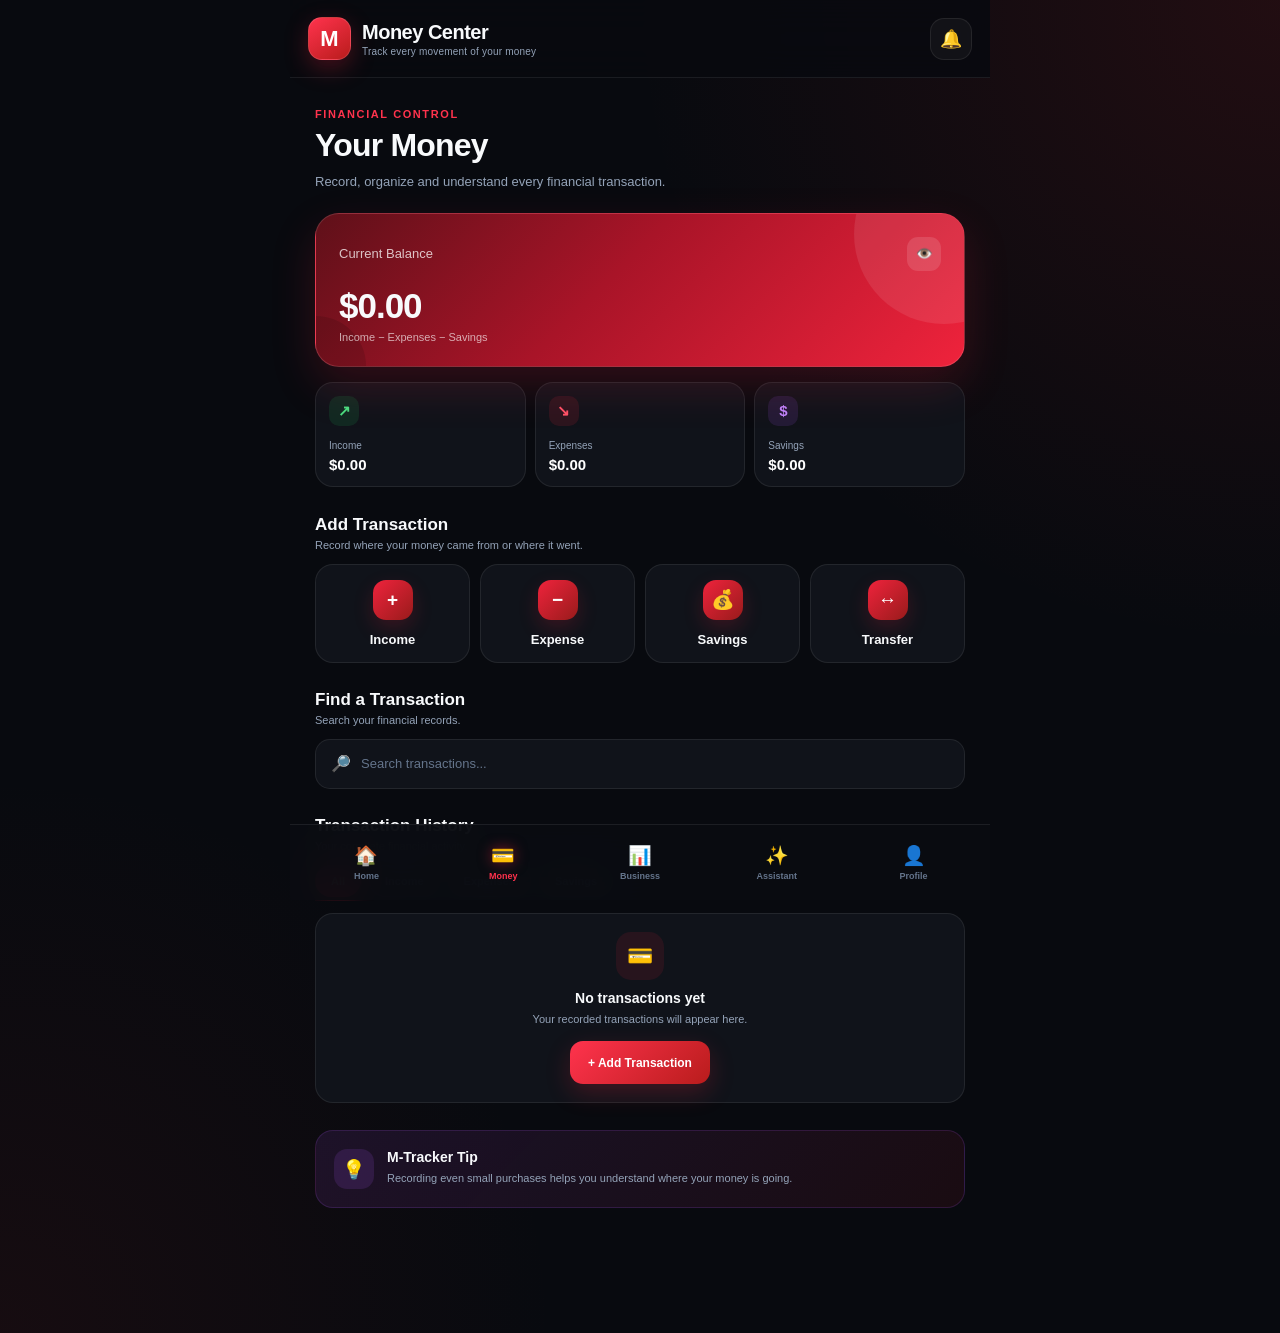
<file: money.html>
<!DOCTYPE html>
<html lang="en">
<head>
    <meta charset="UTF-8">

    <meta name="viewport"
          content="width=device-width, initial-scale=1.0">

    <meta name="theme-color"
          content="#080a0f">

    <title>M-Tracker — Money</title>

    <link rel="stylesheet" href="style.css">
</head>

<body>

<div class="app">

    <!-- TOP HEADER -->
    <header class="top-header">

        <div class="brand">

            <div class="brand-logo">
                M
            </div>

            <div class="brand-info">
                <h1>Money Center</h1>
                <p>Track every movement of your money</p>
            </div>

        </div>

        <button
            class="notification-button"
            type="button"
            aria-label="Notifications">
            🔔
        </button>

    </header>


    <!-- MAIN CONTENT -->
    <main class="main-content">

        <!-- PAGE INTRO -->
        <section class="welcome-section">

            <p class="welcome-label">
                FINANCIAL CONTROL
            </p>

            <h2>
                Your Money
            </h2>

            <p>
                Record, organize and understand
                every financial transaction.
            </p>

        </section>


        <!-- BALANCE -->
        <section class="balance-card">

            <div class="balance-header">

                <span>
                    Current Balance
                </span>

                <button
                    id="moneyBalanceVisibility"
                    type="button"
                    aria-label="Hide balance">
                    👁️
                </button>

            </div>

            <h2 id="moneyBalance">
                $0.00
            </h2>

            <p>
                Income − Expenses − Savings
            </p>

        </section>


        <!-- MONEY SUMMARY -->
        <section class="summary-section">

            <div class="summary-card income">

                <div class="summary-icon">
                    ↗
                </div>

                <div>
                    <span>Income</span>

                    <strong id="moneyIncome">
                        $0.00
                    </strong>
                </div>

            </div>


            <div class="summary-card expenses">

                <div class="summary-icon">
                    ↘
                </div>

                <div>
                    <span>Expenses</span>

                    <strong id="moneyExpenses">
                        $0.00
                    </strong>
                </div>

            </div>


            <div class="summary-card savings">

                <div class="summary-icon">
                    $
                </div>

                <div>
                    <span>Savings</span>

                    <strong id="moneySavings">
                        $0.00
                    </strong>
                </div>

            </div>

        </section>


        <!-- ADD TRANSACTION -->
        <section class="dashboard-section">

            <div class="section-title">

                <div>
                    <h3>
                        Add Transaction
                    </h3>

                    <p>
                        Record where your money came from
                        or where it went.
                    </p>
                </div>

            </div>


            <div class="quick-actions">

                <a
                    href="transactions.html?type=income"
                    class="quick-action">

                    <span class="action-icon">
                        +
                    </span>

                    <strong>
                        Income
                    </strong>

                </a>


                <a
                    href="transactions.html?type=expense"
                    class="quick-action">

                    <span class="action-icon">
                        −
                    </span>

                    <strong>
                        Expense
                    </strong>

                </a>


                <a
                    href="transactions.html?type=savings"
                    class="quick-action">

                    <span class="action-icon">
                        💰
                    </span>

                    <strong>
                        Savings
                    </strong>

                </a>


                <a
                    href="transactions.html?type=transfer"
                    class="quick-action">

                    <span class="action-icon">
                        ↔
                    </span>

                    <strong>
                        Transfer
                    </strong>

                </a>

            </div>

        </section>


        <!-- SEARCH -->
        <section class="dashboard-section">

            <div class="section-title">

                <div>
                    <h3>
                        Find a Transaction
                    </h3>

                    <p>
                        Search your financial records.
                    </p>
                </div>

            </div>


            <div class="search-box">

                <span>
                    🔎
                </span>

                <input
                    type="search"
                    id="transactionSearch"
                    placeholder="Search transactions..."
                    autocomplete="off">

            </div>

        </section>


        <!-- FILTERS -->
        <section class="dashboard-section">

            <div class="section-title">

                <div>
                    <h3>
                        Transaction History
                    </h3>

                    <p>
                        Your complete financial activity.
                    </p>
                </div>

            </div>


            <div class="filter-row">

                <button
                    class="filter-button active"
                    data-filter="all"
                    type="button">
                    All
                </button>

                <button
                    class="filter-button"
                    data-filter="income"
                    type="button">
                    Income
                </button>

                <button
                    class="filter-button"
                    data-filter="expense"
                    type="button">
                    Expenses
                </button>

                <button
                    class="filter-button"
                    data-filter="savings"
                    type="button">
                    Savings
                </button>

            </div>


            <div
                id="moneyTransactions"
                class="transaction-container">

                <div class="empty-transactions">

                    <div class="empty-icon">
                        💳
                    </div>

                    <h4>
                        No transactions yet
                    </h4>

                    <p>
                        Your recorded transactions
                        will appear here.
                    </p>

                    <a
                        href="transactions.html"
                        class="primary-button">
                        + Add Transaction
                    </a>

                </div>

            </div>

        </section>


        <!-- FINANCIAL TIP -->
        <section class="dashboard-section">

            <div class="insight-card">

                <div class="insight-icon">
                    💡
                </div>

                <div>

                    <h4>
                        M-Tracker Tip
                    </h4>

                    <p>
                        Recording even small purchases
                        helps you understand where your
                        money is going.
                    </p>

                </div>

            </div>

        </section>

    </main>


    <!-- BOTTOM NAVIGATION -->
    <nav class="bottom-navigation">

        <a
            href="index.html"
            class="nav-item">

            <span>🏠</span>
            <small>Home</small>

        </a>


        <a
            href="money.html"
            class="nav-item active">

            <span>💳</span>
            <small>Money</small>

        </a>


        <a
            href="business.html"
            class="nav-item">

            <span>📊</span>
            <small>Business</small>

        </a>


        <a
            href="assistant.html"
            class="nav-item">

            <span>✨</span>
            <small>Assistant</small>

        </a>


        <a
            href="profile.html"
            class="nav-item">

            <span>👤</span>
            <small>Profile</small>

        </a>

    </nav>

</div>


<script src="script.js"></script>

</body>
</html>
</file>
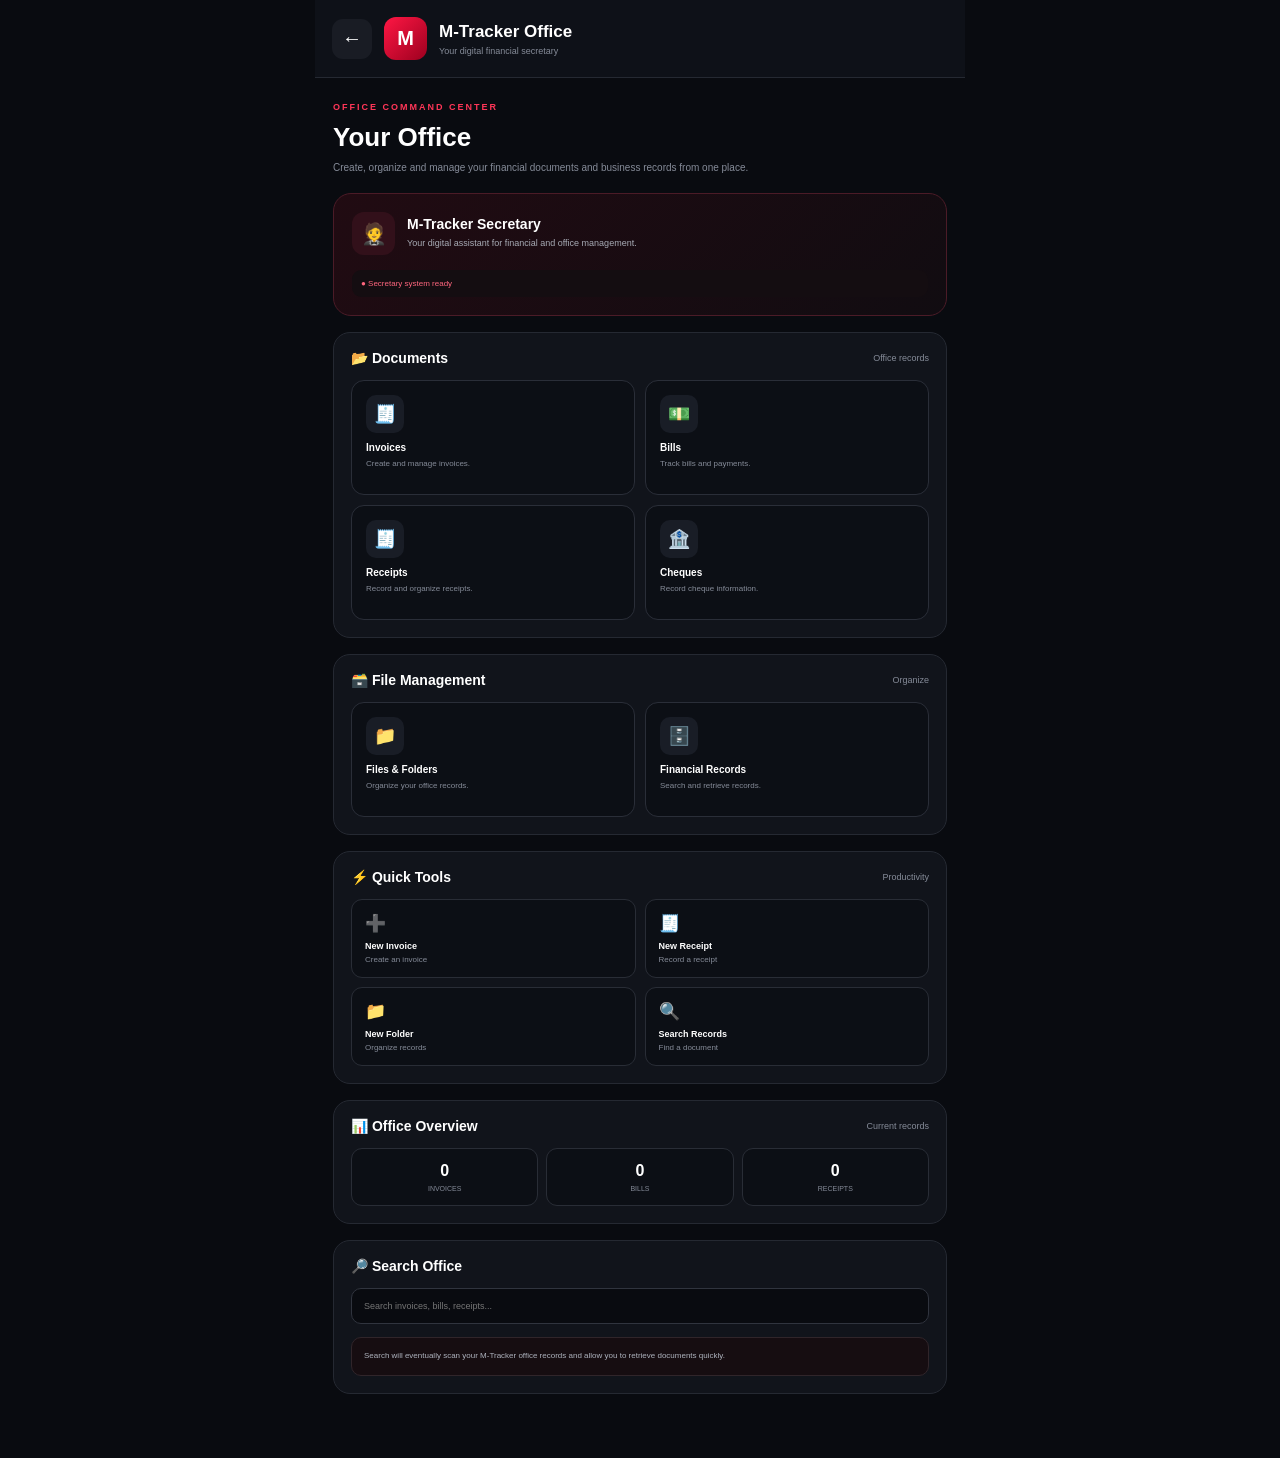
<file: office.html>
<!DOCTYPE html>
<html lang="en">

<head>

    <meta charset="UTF-8">

    <meta name="viewport"
          content="width=device-width, initial-scale=1.0">

    <meta name="theme-color"
          content="#090b10">

    <title>M-Tracker Office</title>

    <style>

        * {
            box-sizing: border-box;
            margin: 0;
            padding: 0;
        }

        body {
            background: #090b10;
            color: #ffffff;
            font-family: Arial, sans-serif;
            padding-bottom: 30px;
        }

        .app {
            width: 100%;
            max-width: 650px;
            margin: auto;
        }

        /* HEADER */

        header {
            display: flex;
            align-items: center;
            gap: 12px;
            padding: 17px;
            background: #0e1118;
            border-bottom: 1px solid #252932;
        }

        .back {
            width: 40px;
            height: 40px;
            display: flex;
            align-items: center;
            justify-content: center;
            border-radius: 11px;
            background: #191c24;
            color: white;
            text-decoration: none;
            font-size: 20px;
        }

        .logo {
            width: 43px;
            height: 43px;
            display: flex;
            align-items: center;
            justify-content: center;
            border-radius: 12px;
            background: linear-gradient(
                135deg,
                #ff1744,
                #9d001f
            );
            font-weight: bold;
            font-size: 20px;
        }

        header h1 {
            font-size: 17px;
        }

        header p {
            margin-top: 4px;
            color: #858b98;
            font-size: 9px;
        }

        /* MAIN */

        main {
            padding: 18px;
        }

        .intro {
            margin-bottom: 18px;
        }

        .intro small {
            color: #ff3658;
            font-size: 9px;
            font-weight: bold;
            letter-spacing: 2px;
        }

        .intro h2 {
            margin-top: 8px;
            font-size: 26px;
        }

        .intro p {
            margin-top: 7px;
            color: #858b98;
            font-size: 10px;
            line-height: 1.5;
        }

        /* SECRETARY CARD */

        .secretary {
            margin-bottom: 16px;
            padding: 18px;
            border: 1px solid #4b1b27;
            border-radius: 18px;
            background:
                linear-gradient(
                    135deg,
                    #210b12,
                    #110c11
                );
        }

        .secretary-title {
            display: flex;
            align-items: center;
            gap: 12px;
        }

        .secretary-icon {
            width: 43px;
            height: 43px;
            display: flex;
            align-items: center;
            justify-content: center;
            border-radius: 12px;
            background: #32101a;
            font-size: 21px;
        }

        .secretary h3 {
            font-size: 14px;
        }

        .secretary p {
            margin-top: 5px;
            color: #a7abb5;
            font-size: 9px;
            line-height: 1.5;
        }

        .secretary-status {
            margin-top: 15px;
            padding: 9px;
            border-radius: 9px;
            background: #140d11;
            color: #ff667e;
            font-size: 8px;
        }

        /* SECTION */

        .section {
            margin-bottom: 16px;
            padding: 17px;
            border: 1px solid #252932;
            border-radius: 17px;
            background: #11141b;
        }

        .section-title {
            display: flex;
            align-items: center;
            justify-content: space-between;
            margin-bottom: 14px;
        }

        .section-title h3 {
            font-size: 14px;
        }

        .section-title span {
            color: #858b98;
            font-size: 9px;
        }

        /* DOCUMENT GRID */

        .document-grid {
            display: grid;
            grid-template-columns: 1fr 1fr;
            gap: 10px;
        }

        .document {
            min-height: 115px;
            padding: 14px;
            border: 1px solid #2a2e38;
            border-radius: 13px;
            background: #0c0f15;
            color: white;
            text-decoration: none;
            transition: 0.15s;
        }

        .document:active {
            transform: scale(0.98);
        }

        .document-icon {
            width: 38px;
            height: 38px;
            display: flex;
            align-items: center;
            justify-content: center;
            border-radius: 10px;
            background: #191d26;
            font-size: 18px;
        }

        .document strong {
            display: block;
            margin-top: 9px;
            font-size: 10px;
        }

        .document small {
            display: block;
            margin-top: 5px;
            color: #858b98;
            font-size: 8px;
            line-height: 1.4;
        }

        /* QUICK TOOLS */

        .tools {
            display: grid;
            grid-template-columns: 1fr 1fr;
            gap: 9px;
        }

        .tool {
            padding: 13px;
            border: 1px solid #292d36;
            border-radius: 11px;
            background: #0c0f15;
            color: white;
            text-decoration: none;
        }

        .tool-icon {
            font-size: 17px;
        }

        .tool strong {
            display: block;
            margin-top: 7px;
            font-size: 9px;
        }

        .tool small {
            display: block;
            margin-top: 4px;
            color: #858b98;
            font-size: 8px;
        }

        /* STATS */

        .stats {
            display: grid;
            grid-template-columns: repeat(3, 1fr);
            gap: 8px;
        }

        .stat {
            padding: 13px 8px;
            text-align: center;
            border: 1px solid #292d36;
            border-radius: 11px;
            background: #0c0f15;
        }

        .stat strong {
            display: block;
            font-size: 16px;
        }

        .stat small {
            display: block;
            margin-top: 5px;
            color: #858b98;
            font-size: 7px;
        }

        /* SEARCH */

        .search {
            width: 100%;
            padding: 12px;
            border: 1px solid #30343e;
            border-radius: 10px;
            outline: none;
            background: #090b10;
            color: white;
            font-size: 9px;
        }

        .search:focus {
            border-color: #ff294d;
        }

        /* NOTICE */

        .notice {
            margin-top: 13px;
            padding: 12px;
            border: 1px solid #30252a;
            border-radius: 10px;
            background: #160d11;
            color: #aeb3be;
            font-size: 8px;
            line-height: 1.6;
        }

        /* MOBILE */

        @media (max-width: 380px) {

            .document-grid {
                grid-template-columns: 1fr 1fr;
            }

            .stats {
                grid-template-columns: 1fr 1fr 1fr;
            }

        }

    </style>

</head>


<body>

<div class="app">


    <!-- HEADER -->

    <header>

        <a
            href="index.html"
            class="back">

            ←

        </a>


        <div class="logo">
            M
        </div>


        <div>

            <h1>
                M-Tracker Office
            </h1>

            <p>
                Your digital financial secretary
            </p>

        </div>

    </header>


    <main>


        <!-- INTRO -->

        <section class="intro">

            <small>
                OFFICE COMMAND CENTER
            </small>

            <h2>
                Your Office
            </h2>

            <p>
                Create, organize and manage your
                financial documents and business records
                from one place.
            </p>

        </section>


        <!-- SECRETARY -->

        <section class="secretary">

            <div class="secretary-title">

                <div class="secretary-icon">
                    🤵
                </div>

                <div>

                    <h3>
                        M-Tracker Secretary
                    </h3>

                    <p>
                        Your digital assistant for financial
                        and office management.
                    </p>

                </div>

            </div>


            <div class="secretary-status">

                ● Secretary system ready

            </div>

        </section>


        <!-- DOCUMENTS -->

        <section class="section">

            <div class="section-title">

                <h3>
                    📂 Documents
                </h3>

                <span>
                    Office records
                </span>

            </div>


            <div class="document-grid">


                <a
                    href="invoices.html"
                    class="document">

                    <div class="document-icon">
                        🧾
                    </div>

                    <strong>
                        Invoices
                    </strong>

                    <small>
                        Create and manage invoices.
                    </small>

                </a>


                <a
                    href="bills.html"
                    class="document">

                    <div class="document-icon">
                        💵
                    </div>

                    <strong>
                        Bills
                    </strong>

                    <small>
                        Track bills and payments.
                    </small>

                </a>


                <a
                    href="receipts.html"
                    class="document">

                    <div class="document-icon">
                        🧾
                    </div>

                    <strong>
                        Receipts
                    </strong>

                    <small>
                        Record and organize receipts.
                    </small>

                </a>


                <a
                    href="cheques.html"
                    class="document">

                    <div class="document-icon">
                        🏦
                    </div>

                    <strong>
                        Cheques
                    </strong>

                    <small>
                        Record cheque information.
                    </small>

                </a>


            </div>

        </section>


        <!-- FILE MANAGEMENT -->

        <section class="section">

            <div class="section-title">

                <h3>
                    🗃️ File Management
                </h3>

                <span>
                    Organize
                </span>

            </div>


            <div class="document-grid">


                <a
                    href="files.html"
                    class="document">

                    <div class="document-icon">
                        📁
                    </div>

                    <strong>
                        Files & Folders
                    </strong>

                    <small>
                        Organize your office records.
                    </small>

                </a>


                <a
                    href="records.html"
                    class="document">

                    <div class="document-icon">
                        🗄️
                    </div>

                    <strong>
                        Financial Records
                    </strong>

                    <small>
                        Search and retrieve records.
                    </small>

                </a>


            </div>

        </section>


        <!-- QUICK TOOLS -->

        <section class="section">

            <div class="section-title">

                <h3>
                    ⚡ Quick Tools
                </h3>

                <span>
                    Productivity
                </span>

            </div>


            <div class="tools">


                <a
                    href="invoices.html"
                    class="tool">

                    <div class="tool-icon">
                        ➕
                    </div>

                    <strong>
                        New Invoice
                    </strong>

                    <small>
                        Create an invoice
                    </small>

                </a>


                <a
                    href="receipts.html"
                    class="tool">

                    <div class="tool-icon">
                        🧾
                    </div>

                    <strong>
                        New Receipt
                    </strong>

                    <small>
                        Record a receipt
                    </small>

                </a>


                <a
                    href="files.html"
                    class="tool">

                    <div class="tool-icon">
                        📁
                    </div>

                    <strong>
                        New Folder
                    </strong>

                    <small>
                        Organize records
                    </small>

                </a>


                <a
                    href="records.html"
                    class="tool">

                    <div class="tool-icon">
                        🔍
                    </div>

                    <strong>
                        Search Records
                    </strong>

                    <small>
                        Find a document
                    </small>

                </a>


            </div>

        </section>


        <!-- OFFICE STATISTICS -->

        <section class="section">

            <div class="section-title">

                <h3>
                    📊 Office Overview
                </h3>

                <span>
                    Current records
                </span>

            </div>


            <div class="stats">


                <div class="stat">

                    <strong id="invoiceCount">
                        0
                    </strong>

                    <small>
                        INVOICES
                    </small>

                </div>


                <div class="stat">

                    <strong id="billCount">
                        0
                    </strong>

                    <small>
                        BILLS
                    </small>

                </div>


                <div class="stat">

                    <strong id="receiptCount">
                        0
                    </strong>

                    <small>
                        RECEIPTS
                    </small>

                </div>


            </div>

        </section>


        <!-- SEARCH -->

        <section class="section">

            <div class="section-title">

                <h3>
                    🔎 Search Office
                </h3>

            </div>


            <input
                type="search"
                id="officeSearch"
                class="search"
                placeholder="Search invoices, bills, receipts...">


            <div class="notice">

                Search will eventually scan your
                M-Tracker office records and allow
                you to retrieve documents quickly.

            </div>

        </section>


    </main>

</div>


<script src="office.js"></script>

</body>

</html>
</file>
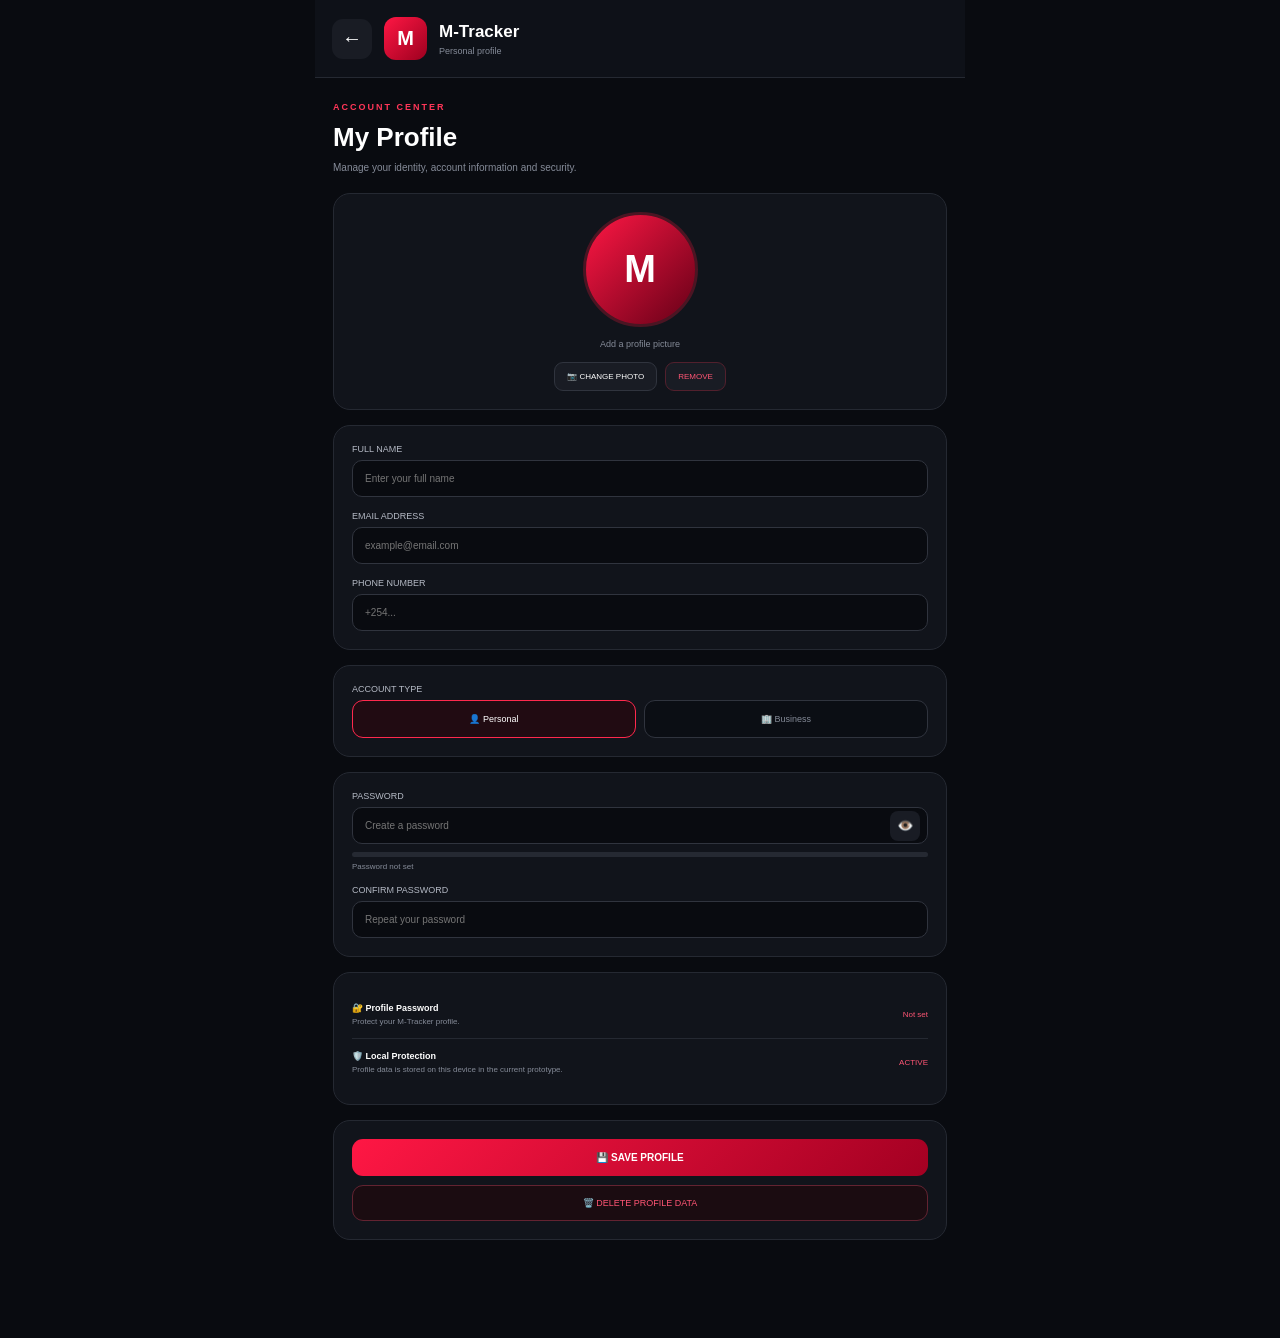
<file: profile.html>
<!DOCTYPE html>
<html lang="en">

<head>

    <meta charset="UTF-8">

    <meta name="viewport"
          content="width=device-width, initial-scale=1.0">

    <meta name="theme-color"
          content="#090b10">

    <title>M-Tracker Profile</title>

    <style>

        * {
            box-sizing: border-box;
            margin: 0;
            padding: 0;
        }

        body {
            background: #090b10;
            color: #ffffff;
            font-family: Arial, sans-serif;
            padding-bottom: 40px;
        }

        .app {
            width: 100%;
            max-width: 650px;
            margin: auto;
        }

        header {
            display: flex;
            align-items: center;
            gap: 12px;
            padding: 17px;
            background: #0e1118;
            border-bottom: 1px solid #252932;
        }

        .back {
            width: 40px;
            height: 40px;
            display: flex;
            align-items: center;
            justify-content: center;
            border-radius: 11px;
            background: #191c24;
            color: white;
            text-decoration: none;
            font-size: 20px;
        }

        .logo {
            width: 43px;
            height: 43px;
            display: flex;
            align-items: center;
            justify-content: center;
            border-radius: 12px;
            background: linear-gradient(135deg, #ff1744, #9d001f);
            font-weight: bold;
            font-size: 20px;
        }

        header h1 {
            font-size: 17px;
        }

        header p {
            margin-top: 4px;
            color: #858b98;
            font-size: 9px;
        }

        main {
            padding: 18px;
        }

        .intro {
            margin-bottom: 18px;
        }

        .intro small {
            color: #ff3658;
            font-size: 9px;
            font-weight: bold;
            letter-spacing: 2px;
        }

        .intro h2 {
            margin-top: 8px;
            font-size: 26px;
        }

        .intro p {
            margin-top: 7px;
            color: #858b98;
            font-size: 10px;
            line-height: 1.5;
        }

        .card {
            margin-bottom: 15px;
            padding: 18px;
            border: 1px solid #252932;
            border-radius: 17px;
            background: #11141b;
        }

        /* PROFILE PHOTO */

        .photo-area {
            text-align: center;
        }

        .photo {
            width: 115px;
            height: 115px;
            margin: 0 auto 12px;
            display: flex;
            align-items: center;
            justify-content: center;
            overflow: hidden;
            border: 3px solid #4b1523;
            border-radius: 50%;
            background: linear-gradient(135deg, #ff1744, #650017);
            color: white;
            font-size: 38px;
            font-weight: bold;
        }

        .photo img {
            width: 100%;
            height: 100%;
            object-fit: cover;
        }

        .photo-name {
            color: #858b98;
            font-size: 9px;
        }

        .photo-buttons {
            display: flex;
            justify-content: center;
            gap: 8px;
            margin-top: 13px;
        }

        .small-button {
            padding: 9px 12px;
            border: 1px solid #30343e;
            border-radius: 9px;
            background: #191c24;
            color: white;
            font-size: 8px;
            cursor: pointer;
        }

        .small-button.red {
            color: #ff5574;
            border-color: #52202d;
        }

        /* FORM */

        .field {
            margin-bottom: 14px;
        }

        .field:last-child {
            margin-bottom: 0;
        }

        label {
            display: block;
            margin-bottom: 6px;
            color: #b5bac5;
            font-size: 9px;
        }

        input {
            width: 100%;
            padding: 12px;
            border: 1px solid #30343e;
            border-radius: 10px;
            outline: none;
            background: #090b10;
            color: white;
            font-size: 10px;
        }

        input:focus {
            border-color: #ff294d;
        }

        .password-box {
            position: relative;
        }

        .password-box input {
            padding-right: 45px;
        }

        .eye {
            position: absolute;
            right: 8px;
            top: 50%;
            transform: translateY(-50%);
            width: 30px;
            height: 30px;
            border: none;
            border-radius: 8px;
            background: #191c24;
            color: white;
            cursor: pointer;
        }

        /* PASSWORD STRENGTH */

        .strength {
            margin-top: 8px;
        }

        .strength-bar {
            width: 100%;
            height: 5px;
            overflow: hidden;
            border-radius: 10px;
            background: #252932;
        }

        .strength-fill {
            width: 0%;
            height: 100%;
            transition: 0.2s;
        }

        .strength-text {
            display: block;
            margin-top: 5px;
            color: #858b98;
            font-size: 8px;
        }

        /* BUTTONS */

        .save {
            width: 100%;
            padding: 13px;
            border: none;
            border-radius: 11px;
            background: linear-gradient(135deg, #ff1744, #a30022);
            color: white;
            font-size: 10px;
            font-weight: bold;
            cursor: pointer;
        }

        .delete {
            width: 100%;
            margin-top: 9px;
            padding: 12px;
            border: 1px solid #632331;
            border-radius: 11px;
            background: #1b0c11;
            color: #ff5574;
            font-size: 9px;
            cursor: pointer;
        }

        /* ACCOUNT TYPE */

        .account-type {
            display: grid;
            grid-template-columns: 1fr 1fr;
            gap: 8px;
        }

        .type-option {
            padding: 13px 8px;
            border: 1px solid #30343e;
            border-radius: 11px;
            background: #0b0e14;
            color: #858b98;
            text-align: center;
            cursor: pointer;
            font-size: 9px;
        }

        .type-option.active {
            border-color: #ff294d;
            background: #210b12;
            color: #ffffff;
        }

        /* SECURITY */

        .security-item {
            display: flex;
            align-items: center;
            justify-content: space-between;
            gap: 12px;
            padding: 12px 0;
            border-bottom: 1px solid #252932;
        }

        .security-item:last-child {
            border-bottom: none;
        }

        .security-info strong {
            display: block;
            font-size: 9px;
        }

        .security-info small {
            display: block;
            margin-top: 4px;
            color: #858b98;
            font-size: 8px;
        }

        .status {
            color: #ff5574;
            font-size: 8px;
        }

        .message {
            min-height: 25px;
            margin-top: 8px;
            text-align: center;
            color: #ff5574;
            font-size: 9px;
        }

        .hidden {
            display: none;
        }

    </style>

</head>


<body>

<div class="app">


    <header>

        <a href="index.html" class="back">
            ←
        </a>

        <div class="logo">
            M
        </div>

        <div>

            <h1>
                M-Tracker
            </h1>

            <p>
                Personal profile
            </p>

        </div>

    </header>


    <main>


        <section class="intro">

            <small>
                ACCOUNT CENTER
            </small>

            <h2>
                My Profile
            </h2>

            <p>
                Manage your identity, account information
                and security.
            </p>

        </section>


        <!-- PROFILE PHOTO -->

        <section class="card photo-area">

            <div
                class="photo"
                id="photoPreview">

                M

            </div>


            <div
                class="photo-name"
                id="photoName">

                Add a profile picture

            </div>


            <div class="photo-buttons">

                <button
                    class="small-button"
                    id="choosePhoto"
                    type="button">

                    📷 CHANGE PHOTO

                </button>


                <button
                    class="small-button red"
                    id="removePhoto"
                    type="button">

                    REMOVE

                </button>

            </div>


            <input
                type="file"
                id="photoInput"
                class="hidden"
                accept="image/*">

        </section>


        <!-- PERSONAL INFORMATION -->

        <section class="card">

            <div class="field">

                <label for="fullName">
                    FULL NAME
                </label>

                <input
                    type="text"
                    id="fullName"
                    placeholder="Enter your full name">

            </div>


            <div class="field">

                <label for="email">
                    EMAIL ADDRESS
                </label>

                <input
                    type="email"
                    id="email"
                    placeholder="example@email.com">

            </div>


            <div class="field">

                <label for="phone">
                    PHONE NUMBER
                </label>

                <input
                    type="tel"
                    id="phone"
                    placeholder="+254...">

            </div>

        </section>


        <!-- ACCOUNT TYPE -->

        <section class="card">

            <div class="field">

                <label>
                    ACCOUNT TYPE
                </label>


                <div class="account-type">

                    <div
                        class="type-option active"
                        data-type="personal">

                        👤 Personal

                    </div>


                    <div
                        class="type-option"
                        data-type="business">

                        🏢 Business

                    </div>

                </div>

            </div>

        </section>


        <!-- PASSWORD -->

        <section class="card">

            <div class="field">

                <label for="password">
                    PASSWORD
                </label>


                <div class="password-box">

                    <input
                        type="password"
                        id="password"
                        placeholder="Create a password">

                    <button
                        class="eye"
                        id="passwordEye"
                        type="button">

                        👁️

                    </button>

                </div>


                <div class="strength">

                    <div class="strength-bar">

                        <div
                            class="strength-fill"
                            id="strengthFill">
                        </div>

                    </div>


                    <span
                        class="strength-text"
                        id="strengthText">

                        Password not set

                    </span>

                </div>

            </div>


            <div class="field">

                <label for="confirmPassword">
                    CONFIRM PASSWORD
                </label>

                <input
                    type="password"
                    id="confirmPassword"
                    placeholder="Repeat your password">

            </div>

        </section>


        <!-- SECURITY -->

        <section class="card">

            <div class="security-item">

                <div class="security-info">

                    <strong>
                        🔐 Profile Password
                    </strong>

                    <small>
                        Protect your M-Tracker profile.
                    </small>

                </div>

                <span
                    class="status"
                    id="passwordStatus">

                    Not set

                </span>

            </div>


            <div class="security-item">

                <div class="security-info">

                    <strong>
                        🛡️ Local Protection
                    </strong>

                    <small>
                        Profile data is stored on this device
                        in the current prototype.
                    </small>

                </div>

                <span class="status">
                    ACTIVE
                </span>

            </div>

        </section>


        <!-- SAVE -->

        <section class="card">

            <button
                class="save"
                id="saveProfile"
                type="button">

                💾 SAVE PROFILE

            </button>


            <button
                class="delete"
                id="deleteProfile"
                type="button">

                🗑️ DELETE PROFILE DATA

            </button>

        </section>


        <div
            class="message"
            id="message">
        </div>


    </main>

</div>


<script src="profile.js"></script>

</body>

</html>
</file>
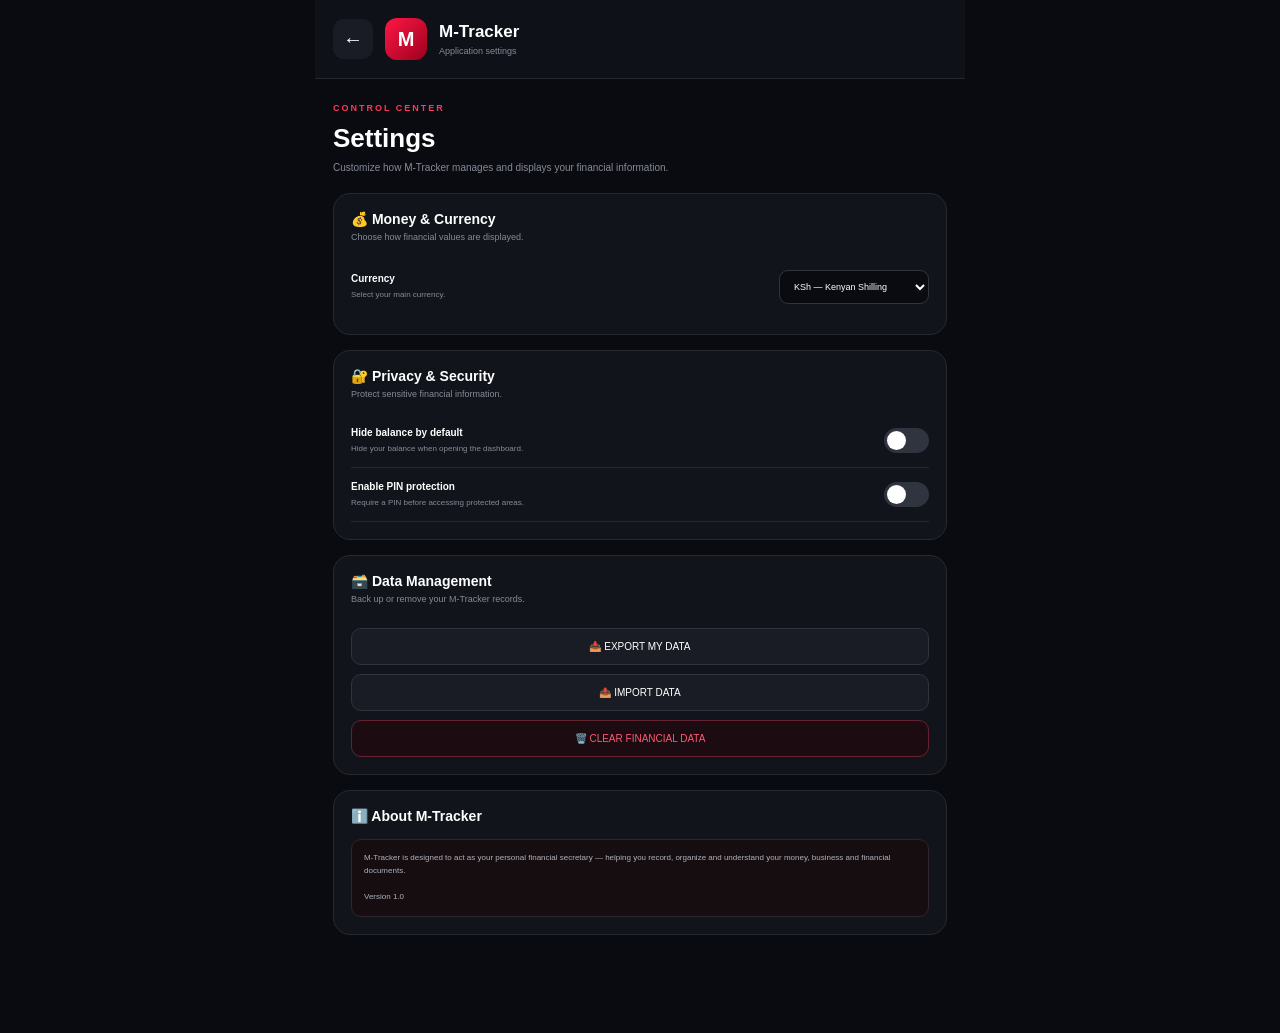
<file: settings.html>
<!DOCTYPE html>
<html lang="en">

<head>
    <meta charset="UTF-8">
    <meta name="viewport" content="width=device-width, initial-scale=1.0">
    <meta name="theme-color" content="#090b10">

    <title>M-Tracker - Settings</title>

    <style>

        * {
            box-sizing: border-box;
            margin: 0;
            padding: 0;
        }

        body {
            background: #090b10;
            color: #ffffff;
            font-family: Arial, sans-serif;
            padding-bottom: 40px;
        }

        .app {
            width: 100%;
            max-width: 650px;
            margin: auto;
        }

        header {
            display: flex;
            align-items: center;
            gap: 12px;
            padding: 18px;
            background: #0e1118;
            border-bottom: 1px solid #252932;
        }

        .back {
            width: 40px;
            height: 40px;
            display: flex;
            align-items: center;
            justify-content: center;
            border-radius: 11px;
            background: #191c24;
            color: white;
            text-decoration: none;
            font-size: 20px;
        }

        .logo {
            width: 42px;
            height: 42px;
            display: flex;
            align-items: center;
            justify-content: center;
            border-radius: 12px;
            background: linear-gradient(135deg, #ff1744, #9d001f);
            font-weight: bold;
            font-size: 20px;
        }

        header h1 {
            font-size: 17px;
        }

        header p {
            margin-top: 4px;
            color: #858b98;
            font-size: 9px;
        }

        main {
            padding: 18px;
        }

        .intro {
            margin-bottom: 18px;
        }

        .intro small {
            color: #ff3658;
            font-size: 9px;
            font-weight: bold;
            letter-spacing: 2px;
        }

        .intro h2 {
            margin-top: 8px;
            font-size: 26px;
        }

        .intro p {
            margin-top: 6px;
            color: #858b98;
            font-size: 10px;
            line-height: 1.5;
        }

        .section {
            margin-bottom: 15px;
            padding: 17px;
            border: 1px solid #252932;
            border-radius: 17px;
            background: #11141b;
        }

        .section-title {
            margin-bottom: 15px;
        }

        .section-title h3 {
            font-size: 14px;
        }

        .section-title p {
            margin-top: 5px;
            color: #858b98;
            font-size: 9px;
        }

        .setting {
            display: flex;
            align-items: center;
            justify-content: space-between;
            gap: 15px;
            padding: 13px 0;
            border-bottom: 1px solid #252932;
        }

        .setting:last-child {
            border-bottom: none;
        }

        .setting-info {
            flex: 1;
        }

        .setting-info strong {
            display: block;
            font-size: 10px;
        }

        .setting-info small {
            display: block;
            margin-top: 5px;
            color: #858b98;
            font-size: 8px;
            line-height: 1.4;
        }

        select,
        input {
            width: 150px;
            padding: 10px;
            border: 1px solid #30343e;
            border-radius: 9px;
            outline: none;
            background: #090b10;
            color: white;
            font-size: 9px;
        }

        select:focus,
        input:focus {
            border-color: #ff294d;
        }

        .toggle {
            position: relative;
            width: 45px;
            height: 25px;
            flex-shrink: 0;
        }

        .toggle input {
            display: none;
        }

        .slider {
            position: absolute;
            inset: 0;
            border-radius: 30px;
            background: #30343e;
            cursor: pointer;
            transition: 0.2s;
        }

        .slider:before {
            content: "";
            position: absolute;
            width: 19px;
            height: 19px;
            left: 3px;
            top: 3px;
            border-radius: 50%;
            background: white;
            transition: 0.2s;
        }

        .toggle input:checked + .slider {
            background: #d51036;
        }

        .toggle input:checked + .slider:before {
            transform: translateX(20px);
        }

        .button {
            width: 100%;
            margin-top: 9px;
            padding: 12px;
            border: 1px solid #30343e;
            border-radius: 10px;
            background: #191c24;
            color: white;
            font-size: 10px;
            cursor: pointer;
        }

        .button.primary {
            border: none;
            background: linear-gradient(135deg, #ff1744, #a30022);
        }

        .button.danger {
            border-color: #652331;
            background: #1c0c11;
            color: #ff5874;
        }

        .pin-area {
            display: none;
            margin-top: 12px;
            padding: 12px;
            border-radius: 10px;
            background: #0b0e14;
        }

        .pin-area.show {
            display: block;
        }

        .pin-area input {
            width: 100%;
        }

        .message {
            min-height: 25px;
            margin-top: 5px;
            color: #ff5575;
            text-align: center;
            font-size: 9px;
        }

        .info-box {
            padding: 12px;
            border: 1px solid #30252a;
            border-radius: 10px;
            background: #160d11;
            color: #aeb3be;
            font-size: 8px;
            line-height: 1.6;
        }

        @media (max-width: 400px) {

            .setting {
                align-items: flex-start;
            }

            select,
            input {
                width: 120px;
            }

        }

    </style>
</head>


<body>

<div class="app">

    <header>

        <a href="index.html" class="back">
            ←
        </a>

        <div class="logo">
            M
        </div>

        <div>
            <h1>M-Tracker</h1>
            <p>Application settings</p>
        </div>

    </header>


    <main>

        <section class="intro">

            <small>
                CONTROL CENTER
            </small>

            <h2>
                Settings
            </h2>

            <p>
                Customize how M-Tracker manages and displays
                your financial information.
            </p>

        </section>


        <!-- MONEY -->

        <section class="section">

            <div class="section-title">

                <h3>
                    💰 Money & Currency
                </h3>

                <p>
                    Choose how financial values are displayed.
                </p>

            </div>


            <div class="setting">

                <div class="setting-info">

                    <strong>
                        Currency
                    </strong>

                    <small>
                        Select your main currency.
                    </small>

                </div>


                <select id="currency">

                    <option value="KES">
                        KSh — Kenyan Shilling
                    </option>

                    <option value="USD">
                        $ — US Dollar
                    </option>

                    <option value="EUR">
                        € — Euro
                    </option>

                    <option value="GBP">
                        £ — British Pound
                    </option>

                    <option value="NGN">
                        ₦ — Nigerian Naira
                    </option>

                    <option value="GHS">
                        GH₵ — Ghanaian Cedi
                    </option>

                    <option value="TZS">
                        TSh — Tanzanian Shilling
                    </option>

                    <option value="UGX">
                        USh — Ugandan Shilling
                    </option>

                    <option value="ZAR">
                        R — South African Rand
                    </option>

                    <option value="INR">
                        ₹ — Indian Rupee
                    </option>

                    <option value="JPY">
                        ¥ — Japanese Yen
                    </option>

                    <option value="CNY">
                        ¥ — Chinese Yuan
                    </option>

                    <option value="AED">
                        د.إ — UAE Dirham
                    </option>

                </select>

            </div>

        </section>


        <!-- PRIVACY -->

        <section class="section">

            <div class="section-title">

                <h3>
                    🔐 Privacy & Security
                </h3>

                <p>
                    Protect sensitive financial information.
                </p>

            </div>


            <div class="setting">

                <div class="setting-info">

                    <strong>
                        Hide balance by default
                    </strong>

                    <small>
                        Hide your balance when opening the dashboard.
                    </small>

                </div>


                <label class="toggle">

                    <input
                        type="checkbox"
                        id="hideBalance">

                    <span class="slider"></span>

                </label>

            </div>


            <div class="setting">

                <div class="setting-info">

                    <strong>
                        Enable PIN protection
                    </strong>

                    <small>
                        Require a PIN before accessing protected areas.
                    </small>

                </div>


                <label class="toggle">

                    <input
                        type="checkbox"
                        id="pinEnabled">

                    <span class="slider"></span>

                </label>

            </div>


            <div
                class="pin-area"
                id="pinArea">

                <input
                    type="password"
                    id="pin"
                    maxlength="6"
                    inputmode="numeric"
                    placeholder="Create 4–6 digit PIN">

                <button
                    class="button primary"
                    id="savePin"
                    type="button">

                    SAVE PIN

                </button>

            </div>

        </section>


        <!-- DATA -->

        <section class="section">

            <div class="section-title">

                <h3>
                    🗃️ Data Management
                </h3>

                <p>
                    Back up or remove your M-Tracker records.
                </p>

            </div>


            <button
                class="button"
                id="exportData"
                type="button">

                📥 EXPORT MY DATA

            </button>


            <button
                class="button"
                id="importButton"
                type="button">

                📤 IMPORT DATA

            </button>


            <input
                type="file"
                id="importFile"
                accept=".json"
                style="display:none;">


            <button
                class="button danger"
                id="clearData"
                type="button">

                🗑️ CLEAR FINANCIAL DATA

            </button>

        </section>


        <!-- INFORMATION -->

        <section class="section">

            <div class="section-title">

                <h3>
                    ℹ️ About M-Tracker
                </h3>

            </div>


            <div class="info-box">

                M-Tracker is designed to act as your
                personal financial secretary — helping you
                record, organize and understand your money,
                business and financial documents.

                <br><br>

                Version 1.0

            </div>

        </section>


        <div
            class="message"
            id="message">
        </div>


    </main>

</div>


<script src="settings.js"></script>

</body>

</html>
</file>
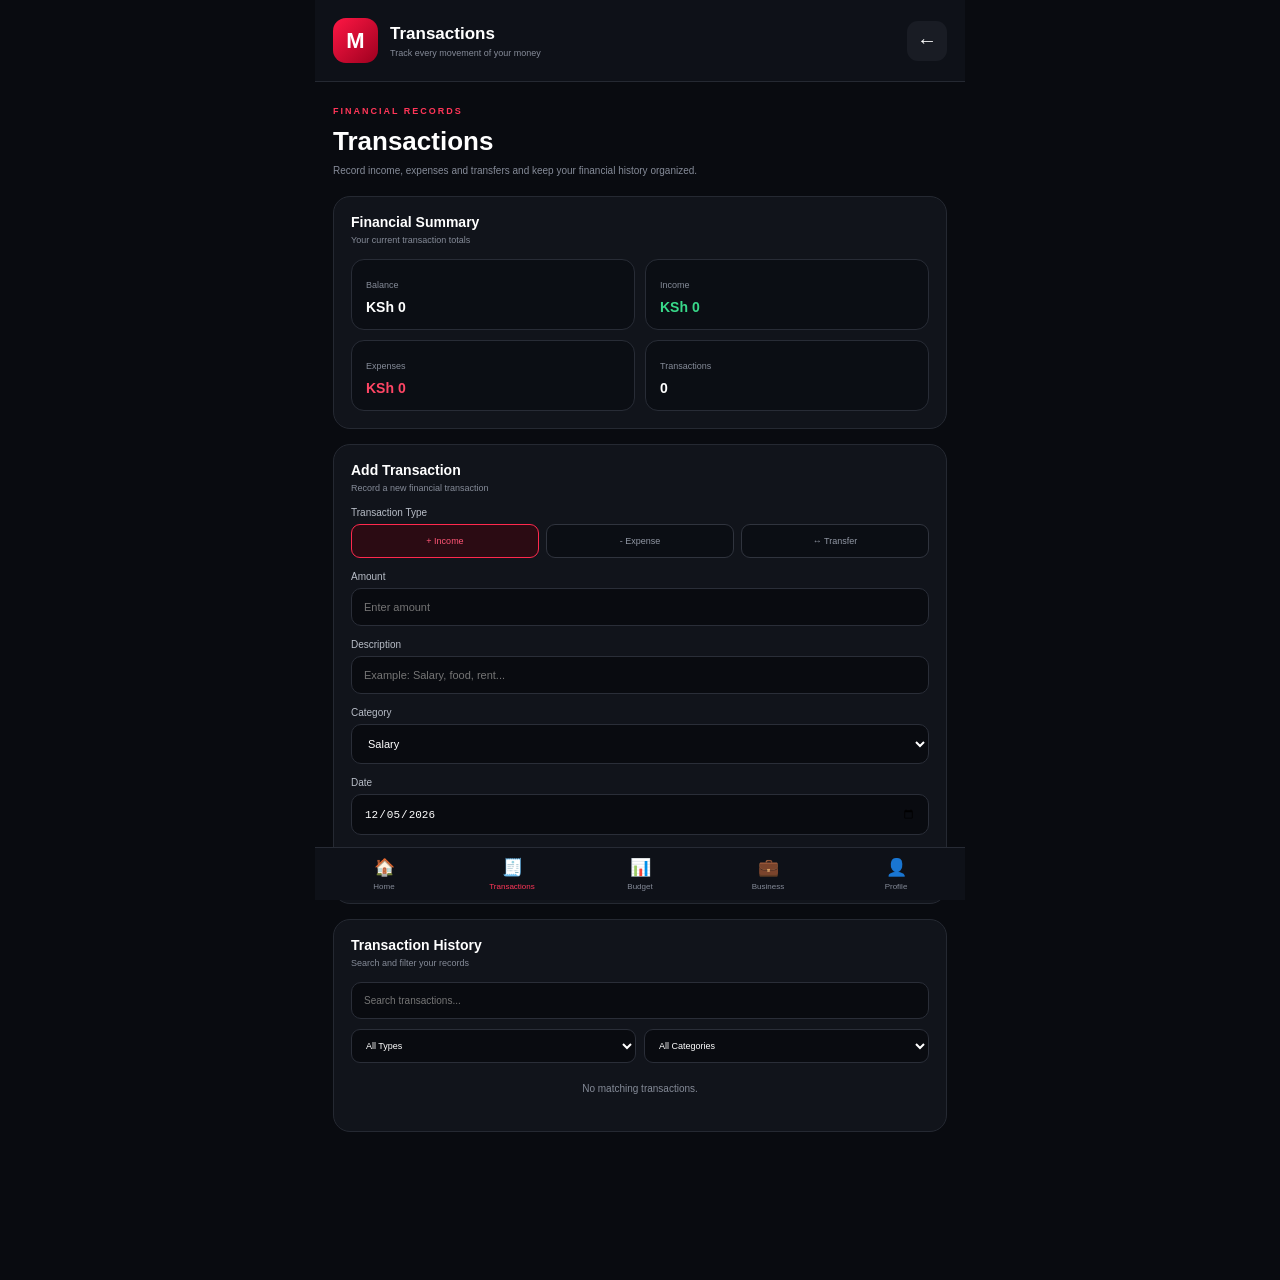
<file: transactions.html>
<!DOCTYPE html>
<html lang="en">

<head>
    <meta charset="UTF-8">
    <meta name="viewport" content="width=device-width, initial-scale=1.0">
    <meta name="theme-color" content="#090b10">

    <title>M-Tracker - Transactions</title>

    <style>

        * {
            box-sizing: border-box;
            margin: 0;
            padding: 0;
        }

        body {
            background: #090b10;
            color: #ffffff;
            font-family: Arial, sans-serif;
            padding-bottom: 90px;
        }

        .app {
            width: 100%;
            max-width: 650px;
            margin: auto;
        }

        header {
            display: flex;
            align-items: center;
            justify-content: space-between;
            padding: 18px;
            background: #0e1118;
            border-bottom: 1px solid #252932;
        }

        .brand {
            display: flex;
            align-items: center;
            gap: 12px;
        }

        .logo {
            width: 45px;
            height: 45px;
            display: flex;
            align-items: center;
            justify-content: center;
            border-radius: 13px;
            background: linear-gradient(135deg, #ff1744, #9d001f);
            font-size: 22px;
            font-weight: bold;
        }

        .brand h1 {
            font-size: 17px;
        }

        .brand p {
            margin-top: 4px;
            color: #858b98;
            font-size: 9px;
        }

        .back {
            width: 40px;
            height: 40px;
            display: flex;
            align-items: center;
            justify-content: center;
            border-radius: 11px;
            background: #191c24;
            color: white;
            text-decoration: none;
            font-size: 20px;
        }

        main {
            padding: 18px;
        }

        .intro {
            margin-bottom: 18px;
        }

        .intro small {
            color: #ff3658;
            font-size: 9px;
            font-weight: bold;
            letter-spacing: 2px;
        }

        .intro h2 {
            margin-top: 8px;
            font-size: 26px;
        }

        .intro p {
            margin-top: 6px;
            color: #858b98;
            font-size: 10px;
            line-height: 1.5;
        }

        .card {
            margin-bottom: 15px;
            padding: 17px;
            border: 1px solid #252932;
            border-radius: 17px;
            background: #11141b;
        }

        .card-title {
            margin-bottom: 14px;
        }

        .card-title h3 {
            font-size: 14px;
        }

        .card-title p {
            margin-top: 5px;
            color: #858b98;
            font-size: 9px;
        }

        .summary {
            display: grid;
            grid-template-columns: 1fr 1fr;
            gap: 10px;
        }

        .summary-box {
            padding: 14px;
            border-radius: 13px;
            background: #0b0e14;
            border: 1px solid #282c36;
        }

        .summary-box span {
            color: #858b98;
            font-size: 9px;
        }

        .summary-box strong {
            display: block;
            margin-top: 7px;
            font-size: 14px;
        }

        .income {
            color: #39d98a;
        }

        .expense {
            color: #ff4665;
        }

        .balance {
            color: #ffffff;
        }

        .field {
            margin-bottom: 13px;
        }

        .field label {
            display: block;
            margin-bottom: 6px;
            color: #b8bdc7;
            font-size: 10px;
        }

        .field input,
        .field select {
            width: 100%;
            padding: 12px;
            border: 1px solid #2a2e38;
            border-radius: 10px;
            outline: none;
            background: #090b10;
            color: white;
            font-size: 11px;
        }

        .field input:focus,
        .field select:focus {
            border-color: #ff294d;
        }

        .type-buttons {
            display: grid;
            grid-template-columns: 1fr 1fr 1fr;
            gap: 7px;
        }

        .type-button {
            padding: 11px 5px;
            border: 1px solid #30343e;
            border-radius: 9px;
            background: #0b0e14;
            color: #9298a5;
            font-size: 9px;
            cursor: pointer;
        }

        .type-button.active {
            border-color: #ff294d;
            background: #2b0b13;
            color: #ff5575;
        }

        .save-button {
            width: 100%;
            padding: 13px;
            border: none;
            border-radius: 10px;
            background: linear-gradient(135deg, #ff1744, #a30022);
            color: white;
            font-size: 11px;
            font-weight: bold;
            cursor: pointer;
        }

        .search {
            width: 100%;
            padding: 12px;
            border: 1px solid #2a2e38;
            border-radius: 10px;
            outline: none;
            background: #090b10;
            color: white;
            font-size: 10px;
        }

        .filter-row {
            display: grid;
            grid-template-columns: 1fr 1fr;
            gap: 8px;
            margin-top: 10px;
        }

        .filter-row select {
            width: 100%;
            padding: 10px;
            border: 1px solid #2a2e38;
            border-radius: 9px;
            background: #090b10;
            color: white;
            font-size: 9px;
        }

        .transaction {
            display: flex;
            align-items: center;
            gap: 10px;
            padding: 13px 0;
            border-bottom: 1px solid #242832;
        }

        .transaction:last-child {
            border-bottom: none;
        }

        .transaction-icon {
            width: 38px;
            height: 38px;
            flex-shrink: 0;
            display: flex;
            align-items: center;
            justify-content: center;
            border-radius: 11px;
            background: #1c2029;
            font-size: 17px;
        }

        .transaction-info {
            min-width: 0;
            flex: 1;
        }

        .transaction-info strong {
            display: block;
            overflow: hidden;
            text-overflow: ellipsis;
            white-space: nowrap;
            font-size: 11px;
        }

        .transaction-info small {
            display: block;
            margin-top: 4px;
            color: #858b98;
            font-size: 8px;
        }

        .transaction-right {
            text-align: right;
        }

        .transaction-amount {
            font-size: 10px;
            font-weight: bold;
        }

        .transaction-amount.income {
            color: #39d98a;
        }

        .transaction-amount.expense {
            color: #ff4665;
        }
.edit-button {
    margin-top: 5px;
    margin-right: 4px;
    padding: 4px 7px;
    border: 1px solid #30343e;
    border-radius: 6px;
    background: #171a22;
    color: #ffffff;
    font-size: 7px;
    cursor: pointer;
}

.edit-button:hover {
    border-color: #ff3658;
    color: #ff5575;
}
        .delete-button {
            margin-top: 5px;
            padding: 4px 7px;
            border: 1px solid #3a2027;
            border-radius: 6px;
            background: #180d11;
            color: #ff5575;
            font-size: 7px;
            cursor: pointer;
        }.edit-button {
    margin-top: 5px;
    margin-right: 4px;
    padding: 4px 7px;
    border: 1px solid #303b4d;
    border-radius: 6px;
    background: #101722;
    color: #8fb8ff;
    font-size: 7px;
    cursor: pointer;
}

        .empty {
            padding: 20px 5px;
            color: #858b98;
            text-align: center;
            font-size: 10px;
        }

        #message {
            min-height: 25px;
            color: #ff5575;
            text-align: center;
            font-size: 10px;
        }

        .bottom-nav {
            position: fixed;
            left: 50%;
            bottom: 0;
            z-index: 50;
            transform: translateX(-50%);
            width: 100%;
            max-width: 650px;
            display: grid;
            grid-template-columns: repeat(5, 1fr);
            padding: 9px 5px;
            border-top: 1px solid #272b35;
            background: #0e1118;
        }

        .nav-item {
            display: flex;
            flex-direction: column;
            align-items: center;
            gap: 4px;
            color: #858b98;
            text-decoration: none;
            font-size: 17px;
        }

        .nav-item small {
            font-size: 8px;
        }

        .nav-item.active {
            color: #ff3658;
        }

        @media (max-width: 380px) {

            .summary {
                grid-template-columns: 1fr;
            }

        }

    </style>
</head>


<body>

<div class="app">

    <header>

        <div class="brand">

            <div class="logo">
                M
            </div>

            <div>
                <h1>Transactions</h1>
                <p>Track every movement of your money</p>
            </div>

        </div>

        <a href="index.html" class="back">
            ←
        </a>

    </header>


    <main>

        <section class="intro">

            <small>
                FINANCIAL RECORDS
            </small>

            <h2>
                Transactions
            </h2>

            <p>
                Record income, expenses and transfers
                and keep your financial history organized.
            </p>

        </section>


        <!-- SUMMARY -->

        <section class="card">

            <div class="card-title">

                <h3>
                    Financial Summary
                </h3>

                <p>
                    Your current transaction totals
                </p>

            </div>


            <div class="summary">

                <div class="summary-box">

                    <span>
                        Balance
                    </span>

                    <strong
                        id="balance"
                        class="balance">
                        KSh 0
                    </strong>

                </div>


                <div class="summary-box">

                    <span>
                        Income
                    </span>

                    <strong
                        id="income"
                        class="income">
                        KSh 0
                    </strong>

                </div>


                <div class="summary-box">

                    <span>
                        Expenses
                    </span>

                    <strong
                        id="expenses"
                        class="expense">
                        KSh 0
                    </strong>

                </div>


                <div class="summary-box">

                    <span>
                        Transactions
                    </span>

                    <strong id="transactionCount">
                        0
                    </strong>

                </div>

            </div>

        </section>


        <!-- ADD TRANSACTION -->

        <section class="card">

            <div class="card-title">

                <h3>
                    Add Transaction
                </h3>

                <p>
                    Record a new financial transaction
                </p>

            </div>


            <div class="field">

                <label>
                    Transaction Type
                </label>


                <div class="type-buttons">

                    <button
                        type="button"
                        class="type-button active"
                        data-type="income">

                        + Income

                    </button>


                    <button
                        type="button"
                        class="type-button"
                        data-type="expense">

                        - Expense

                    </button>


                    <button
                        type="button"
                        class="type-button"
                        data-type="transfer">

                        ↔ Transfer

                    </button>

                </div>

            </div>


            <div class="field">

                <label>
                    Amount
                </label>

                <input
                    type="number"
                    id="amount"
                    placeholder="Enter amount"
                    min="0"
                    step="0.01">

            </div>


            <div class="field">

                <label>
                    Description
                </label>

                <input
                    type="text"
                    id="description"
                    placeholder="Example: Salary, food, rent...">

            </div>


            <div class="field">

                <label>
                    Category
                </label>

                <select id="category">

                    <option value="Salary">
                        Salary
                    </option>

                    <option value="Business">
                        Business
                    </option>

                    <option value="Food">
                        Food
                    </option>

                    <option value="Transport">
                        Transport
                    </option>

                    <option value="Bills">
                        Bills
                    </option>

                    <option value="Shopping">
                        Shopping
                    </option>

                    <option value="Education">
                        Education
                    </option>

                    <option value="Health">
                        Health
                    </option>

                    <option value="Savings">
                        Savings
                    </option>

                    <option value="Other">
                        Other
                    </option>

                </select>

            </div>


            <div class="field">

                <label>
                    Date
                </label>

                <input
                    type="date"
                    id="date">

            </div>


            <button
                type="button"
                class="save-button"
                id="saveTransaction">

                SAVE TRANSACTION

            </button>

        </section>


        <!-- SEARCH -->

        <section class="card">

            <div class="card-title">

                <h3>
                    Transaction History
                </h3>

                <p>
                    Search and filter your records
                </p>

            </div>


            <input
                type="search"
                id="search"
                class="search"
                placeholder="Search transactions...">


            <div class="filter-row">

                <select id="typeFilter">

                    <option value="all">
                        All Types
                    </option>

                    <option value="income">
                        Income
                    </option>

                    <option value="expense">
                        Expenses
                    </option>

                    <option value="transfer">
                        Transfers
                    </option>

                </select>


                <select id="categoryFilter">

                    <option value="all">
                        All Categories
                    </option>

                    <option value="Salary">
                        Salary
                    </option>

                    <option value="Business">
                        Business
                    </option>

                    <option value="Food">
                        Food
                    </option>

                    <option value="Transport">
                        Transport
                    </option>

                    <option value="Bills">
                        Bills
                    </option>

                    <option value="Shopping">
                        Shopping
                    </option>

                    <option value="Education">
                        Education
                    </option>

                    <option value="Health">
                        Health
                    </option>

                    <option value="Savings">
                        Savings
                    </option>

                    <option value="Other">
                        Other
                    </option>

                </select>

            </div>


            <div id="transactionList">

                <div class="empty">
                    No transactions recorded yet.
                </div>

            </div>

        </section>


        <div id="message"></div>

    </main>


    <!-- NAVIGATION -->

    <nav class="bottom-nav">

        <a href="index.html" class="nav-item">

            <span>🏠</span>

            <small>
                Home
            </small>

        </a>


        <a
            href="transactions.html"
            class="nav-item active">

            <span>🧾</span>

            <small>
                Transactions
            </small>

        </a>


        <a href="budget.html" class="nav-item">

            <span>📊</span>

            <small>
                Budget
            </small>

        </a>


        <a href="business.html" class="nav-item">

            <span>💼</span>

            <small>
                Business
            </small>

        </a>


        <a href="profile.html" class="nav-item">

            <span>👤</span>

            <small>
                Profile
            </small>

        </a>

    </nav>

</div>


<script src="transactions.js"></script>

</body>

</html>
</file>
<file: style.css>
/* =====================================================
   M-TRACKER
   YOUR DIGITAL FINANCIAL SECRETARY
   DARK + RED THEME
===================================================== */


/* =====================================================
   1. GLOBAL SETTINGS
===================================================== */

* {
    margin: 0;
    padding: 0;
    box-sizing: border-box;
}

html {
    scroll-behavior: smooth;
}

body {
    min-height: 100vh;

    font-family:
        Inter,
        Arial,
        Helvetica,
        sans-serif;

    background:
        radial-gradient(
            circle at top right,
            rgba(220, 38, 38, 0.12),
            transparent 35%
        ),
        radial-gradient(
            circle at bottom left,
            rgba(127, 29, 29, 0.12),
            transparent 30%
        ),
        #080a0f;

    color: #f8fafc;

    overflow-x: hidden;
}
.app-header{
    text-align:center;
    padding:20px;
}

.logo{
    width:120px;
    height:120px;
    border-radius:25px;
    box-shadow:0 0 20px rgba(0,255,150,.3);
}

.app-header h1{
    color:#00e676;
    font-size:32px;
    margin-top:10px;
}

/* =====================================================
   2. VARIABLES
===================================================== */

:root {

    --background: #080a0f;

    --surface: #10131a;

    --surface-light: #171b24;

    --surface-hover: #1d222d;

    --red: #ef233c;

    --red-dark: #b91c1c;

    --red-bright: #ff334d;

    --crimson: #dc143c;

    --red-glow:
        rgba(239, 35, 60, 0.35);

    --white: #ffffff;

    --text: #f8fafc;

    --text-muted: #94a3b8;

    --border:
        rgba(255, 255, 255, 0.08);

    --green: #22c55e;

    --yellow: #facc15;

    --purple: #a855f7;

    --blue: #3b82f6;

    --radius-small: 12px;

    --radius-medium: 18px;

    --radius-large: 24px;
}


/* =====================================================
   3. LINKS
===================================================== */

a {
    color: inherit;
    text-decoration: none;
}


/* =====================================================
   4. APP
===================================================== */

.app {
    width: 100%;
    max-width: 700px;

    min-height: 100vh;

    margin: 0 auto;

    padding-bottom: 95px;

    position: relative;
}


/* =====================================================
   5. TOP HEADER
===================================================== */

.top-header {

    height: 78px;

    padding:
        15px 18px;

    display: flex;

    align-items: center;

    justify-content: space-between;

    position: sticky;

    top: 0;

    z-index: 50;

    background:
        rgba(8, 10, 15, 0.88);

    backdrop-filter:
        blur(18px);

    -webkit-backdrop-filter:
        blur(18px);

    border-bottom:
        1px solid var(--border);
}


/* =====================================================
   6. BRAND
===================================================== */

.brand {

    display: flex;

    align-items: center;

    gap: 11px;
}

.brand-logo {

    width: 43px;

    height: 43px;

    border-radius: 14px;

    display: flex;

    align-items: center;

    justify-content: center;

    font-size: 22px;

    font-weight: 900;

    color: white;

    background:
        linear-gradient(
            145deg,
            #ff334d,
            #b91c1c
        );

    box-shadow:
        0 8px 25px
        rgba(239, 35, 60, 0.28);

    border:
        1px solid
        rgba(255,255,255,0.12);
}

.brand-info h1 {

    font-size: 20px;

    font-weight: 900;

    letter-spacing: -0.5px;
}

.brand-info p {

    margin-top: 2px;

    color: var(--text-muted);

    font-size: 10px;

    letter-spacing: 0.2px;
}


/* =====================================================
   7. NOTIFICATION BUTTON
===================================================== */

.notification-button {

    width: 42px;

    height: 42px;

    border-radius: 14px;

    border:
        1px solid var(--border);

    background:
        rgba(255,255,255,0.04);

    color: white;

    font-size: 18px;

    cursor: pointer;

    transition:
        0.2s ease;
}

.notification-button:hover {

    background:
        rgba(239,35,60,0.14);

    border-color:
        rgba(239,35,60,0.35);

    transform:
        translateY(-2px);
}

.notification-button:active {

    transform:
        scale(0.94);
}


/* =====================================================
   8. MAIN CONTENT
===================================================== */

.main-content {

    padding:
        24px 16px;
}


/* =====================================================
   9. WELCOME SECTION
===================================================== */

.welcome-section {

    margin-bottom: 20px;
}

.welcome-label {

    color: var(--red-bright);

    font-size: 11px;

    font-weight: 800;

    letter-spacing: 1.6px;

    margin-bottom: 7px;
}

.welcome-section h2 {

    font-size: 27px;

    line-height: 1.15;

    letter-spacing: -0.8px;

    margin-bottom: 8px;
}

.welcome-section p:last-child {

    color: var(--text-muted);

    font-size: 13px;

    line-height: 1.6;
}


/* =====================================================
   10. BALANCE CARD
===================================================== */

.balance-card {

    position: relative;

    overflow: hidden;

    padding: 23px;

    border-radius: var(--radius-large);

    background:
        linear-gradient(
            135deg,
            #5f1019 0%,
            #a91428 45%,
            #ef233c 100%
        );

    border:
        1px solid
        rgba(255,255,255,0.12);

    box-shadow:
        0 18px 45px
        rgba(239, 35, 60, 0.18);

    margin-bottom: 15px;
}


/* Decorative glow */

.balance-card::before {

    content: "";

    position: absolute;

    width: 180px;

    height: 180px;

    right: -70px;

    top: -70px;

    border-radius: 50%;

    background:
        rgba(255,255,255,0.09);
}

.balance-card::after {

    content: "";

    position: absolute;

    width: 100px;

    height: 100px;

    left: -50px;

    bottom: -50px;

    border-radius: 50%;

    background:
        rgba(0,0,0,0.12);
}

.balance-header {

    position: relative;

    z-index: 2;

    display: flex;

    align-items: center;

    justify-content: space-between;

    color:
        rgba(255,255,255,0.75);

    font-size: 13px;
}

.balance-header button {

    border: none;

    background:
        rgba(255,255,255,0.12);

    width: 34px;

    height: 34px;

    border-radius: 11px;

    color: white;

    cursor: pointer;
}

.balance-card h2 {

    position: relative;

    z-index: 2;

    margin-top: 15px;

    font-size: 35px;

    letter-spacing: -1px;
}

.balance-card > p {

    position: relative;

    z-index: 2;

    margin-top: 5px;

    font-size: 11px;

    color:
        rgba(255,255,255,0.65);
}


/* =====================================================
   11. SUMMARY CARDS
===================================================== */

.summary-section {

    display: grid;

    grid-template-columns:
        repeat(3, 1fr);

    gap: 9px;

    margin-bottom: 28px;
}

.summary-card {

    min-height: 105px;

    padding: 13px;

    border-radius:
        var(--radius-medium);

    background:
        var(--surface);

    border:
        1px solid var(--border);

    display: flex;

    flex-direction: column;

    justify-content: space-between;

    transition:
        0.2s ease;
}

.summary-card:hover {

    transform:
        translateY(-3px);

    background:
        var(--surface-hover);
}

.summary-card span {

    display: block;

    color: var(--text-muted);

    font-size: 10px;

    margin-bottom: 5px;
}

.summary-card strong {

    display: block;

    font-size: 15px;

    color: white;
}

.summary-icon {

    width: 30px;

    height: 30px;

    display: flex;

    align-items: center;

    justify-content: center;

    border-radius: 10px;

    font-size: 15px;

    font-weight: 900;
}

.income .summary-icon {

    background:
        rgba(34,197,94,0.13);

    color:
        #4ade80;
}

.expenses .summary-icon {

    background:
        rgba(239,35,60,0.13);

    color:
        #ff5368;
}

.savings .summary-icon {

    background:
        rgba(168,85,247,0.13);

    color:
        #c084fc;
}


/* =====================================================
   12. DASHBOARD SECTIONS
===================================================== */

.dashboard-section {

    margin-top: 27px;
}

.section-title {

    display: flex;

    align-items: center;

    justify-content: space-between;

    margin-bottom: 13px;
}

.section-title h3 {

    font-size: 17px;

    margin-bottom: 4px;
}

.section-title p {

    color: var(--text-muted);

    font-size: 11px;
}

.view-link {

    color:
        var(--red-bright);

    font-size: 12px;

    font-weight: 700;
}


/* =====================================================
   13. QUICK ACTIONS
===================================================== */

.quick-actions {

    display: grid;

    grid-template-columns:
        repeat(2, 1fr);

    gap: 10px;
}

.quick-action {

    min-height: 83px;

    padding: 15px;

    display: flex;

    align-items: center;

    gap: 12px;

    border-radius:
        var(--radius-medium);

    border:
        1px solid var(--border);

    background:
        var(--surface);

    transition:
        0.2s ease;
}

.quick-action:hover {

    background:
        var(--surface-hover);

    border-color:
        rgba(239,35,60,0.3);

    transform:
        translateY(-2px);
}

.quick-action strong {

    font-size: 13px;
}

.action-icon {

    width: 40px;

    height: 40px;

    flex-shrink: 0;

    border-radius: 13px;

    display: flex;

    align-items: center;

    justify-content: center;

    font-size: 19px;

    font-weight: 900;

    color: white;

    background:
        linear-gradient(
            135deg,
            #ef233c,
            #991b1b
        );

    box-shadow:
        0 8px 20px
        rgba(239,35,60,0.18);
}


/* =====================================================
   14. BUDGET CARD
===================================================== */

.budget-card {

    padding: 18px;

    border-radius:
        var(--radius-medium);

    background:
        var(--surface);

    border:
        1px solid var(--border);
}

.budget-information {

    display: flex;

    align-items: center;

    justify-content: space-between;

    gap: 10px;

    margin-bottom: 14px;
}

.budget-information span {

    display: block;

    color: var(--text-muted);

    font-size: 10px;

    margin-bottom: 5px;
}

.budget-information strong {

    font-size: 15px;
}

.progress-background {

    width: 100%;

    height: 8px;

    border-radius: 50px;

    background:
        rgba(255,255,255,0.07);

    overflow: hidden;
}

.progress-fill {

    height: 100%;

    border-radius: inherit;

    background:
        linear-gradient(
            90deg,
            #b91c1c,
            #ff334d
        );

    box-shadow:
        0 0 15px
        rgba(239,35,60,0.4);

    transition:
        width 0.5s ease;
}

.budget-card > p {

    margin-top: 10px;

    color: var(--text-muted);

    font-size: 11px;
}


/* =====================================================
   15. TRANSACTION CONTAINER
===================================================== */

.transaction-container {

    min-height: 170px;

    padding: 18px;

    border-radius:
        var(--radius-medium);

    background:
        var(--surface);

    border:
        1px solid var(--border);
}

.empty-transactions {

    min-height: 130px;

    display: flex;

    flex-direction: column;

    align-items: center;

    justify-content: center;

    text-align: center;
}

.empty-icon {

    width: 48px;

    height: 48px;

    border-radius: 15px;

    display: flex;

    align-items: center;

    justify-content: center;

    background:
        rgba(239,35,60,0.1);

    font-size: 21px;

    margin-bottom: 10px;
}

.empty-transactions h4 {

    font-size: 14px;

    margin-bottom: 5px;
}

.empty-transactions p {

    max-width: 260px;

    color: var(--text-muted);

    font-size: 11px;

    line-height: 1.5;

    margin-bottom: 14px;
}


/* =====================================================
   16. PRIMARY BUTTON
===================================================== */

.primary-button {

    display: inline-flex;

    align-items: center;

    justify-content: center;

    min-height: 43px;

    padding:
        0 18px;

    border-radius: 13px;

    border: none;

    color: white;

    font-size: 12px;

    font-weight: 800;

    cursor: pointer;

    background:
        linear-gradient(
            135deg,
            #ff334d,
            #b91c1c
        );

    box-shadow:
        0 9px 25px
        rgba(239,35,60,0.22);

    transition:
        0.2s ease;
}

.primary-button:hover {

    transform:
        translateY(-2px);

    box-shadow:
        0 12px 30px
        rgba(239,35,60,0.3);
}

.primary-button:active {

    transform:
        scale(0.97);
}


/* =====================================================
   17. FINANCIAL INSIGHT
===================================================== */

.insight-card {

    display: flex;

    gap: 13px;

    padding: 18px;

    border-radius:
        var(--radius-medium);

    background:
        linear-gradient(
            135deg,
            rgba(168,85,247,0.11),
            rgba(239,35,60,0.08)
        );

    border:
        1px solid
        rgba(168,85,247,0.17);
}

.insight-icon {

    width: 40px;

    height: 40px;

    flex-shrink: 0;

    border-radius: 13px;

    display: flex;

    align-items: center;

    justify-content: center;

    background:
        rgba(168,85,247,0.14);

    font-size: 19px;
}

.insight-card h4 {

    font-size: 14px;

    margin-bottom: 5px;
}

.insight-card p {

    color: var(--text-muted);

    font-size: 11px;

    line-height: 1.6;
}


/* =====================================================
   18. BOTTOM NAVIGATION
===================================================== */

.bottom-navigation {

    position: fixed;

    left: 50%;

    bottom: 0;

    transform:
        translateX(-50%);

    width: 100%;

    max-width: 700px;

    height: 76px;

    padding:
        8px 8px;

    display: grid;

    grid-template-columns:
        repeat(5, 1fr);

    background:
        rgba(10,12,18,0.94);

    backdrop-filter:
        blur(20px);

    -webkit-backdrop-filter:
        blur(20px);

    border-top:
        1px solid var(--border);

    z-index: 100;
}

.nav-item {

    display: flex;

    flex-direction: column;

    align-items: center;

    justify-content: center;

    gap: 4px;

    color:
        #64748b;

    font-size: 19px;

    transition:
        0.2s ease;
}

.nav-item small {

    font-size: 9px;

    font-weight: 700;
}

.nav-item.active {

    color:
        var(--red-bright);
}

.nav-item.active span {

    filter:
        drop-shadow(
            0 0 7px
            rgba(239,35,60,0.5)
        );
}

.nav-item:hover {

    color:
        #ff5368;
}


/* =====================================================
   19. MOBILE TOUCH FEEDBACK
===================================================== */

button,
a {

    -webkit-tap-highlight-color:
        transparent;
}

button:active,
a:active {

    opacity: 0.8;
}


/* =====================================================
   20. SCROLLBAR
===================================================== */

::-webkit-scrollbar {

    width: 5px;
}

::-webkit-scrollbar-track {

    background:
        #080a0f;
}

::-webkit-scrollbar-thumb {

    background:
        #7f1d1d;

    border-radius: 20px;
}

::-webkit-scrollbar-thumb:hover {

    background:
        #ef233c;
}


/* =====================================================
   21. RESPONSIVE DESIGN
===================================================== */

@media (min-width: 600px) {

    .main-content {

        padding:
            30px 25px;
    }

    .welcome-section h2 {

        font-size: 32px;
    }

    .quick-actions {

        grid-template-columns:
            repeat(4, 1fr);
    }

    .quick-action {

        flex-direction: column;

        justify-content: center;

        text-align: center;
    }

}


/* =====================================================
   22. SMALL PHONES
===================================================== */

@media (max-width: 360px) {

    .main-content {

        padding:
            20px 12px;
    }

    .summary-card {

        padding: 10px;
    }

    .summary-card strong {

        font-size: 13px;
    }

    .balance-card h2 {

        font-size: 30px;
    }

    .brand-info p {

        display: none;
    }

}/* =====================================================
   MONEY CENTER
===================================================== */

.search-box {
    width: 100%;

    min-height: 50px;

    display: flex;

    align-items: center;

    gap: 10px;

    padding: 0 15px;

    background: var(--surface);

    border: 1px solid var(--border);

    border-radius: 15px;

    transition: 0.2s ease;
}

.search-box:focus-within {
    border-color:
        rgba(239, 35, 60, 0.5);

    box-shadow:
        0 0 20px
        rgba(239, 35, 60, 0.08);
}

.search-box span {
    font-size: 16px;
}

.search-box input {
    width: 100%;

    border: none;

    outline: none;

    background: transparent;

    color: white;

    font-size: 13px;
}

.search-box input::placeholder {
    color: #64748b;
}


/* Transaction filters */

.filter-row {
    display: flex;

    gap: 8px;

    overflow-x: auto;

    padding-bottom: 4px;

    margin-bottom: 12px;

    scrollbar-width: none;
}

.filter-row::-webkit-scrollbar {
    display: none;
}

.filter-button {
    flex-shrink: 0;

    padding:
        9px 15px;

    border-radius: 30px;

    border:
        1px solid var(--border);

    background:
        var(--surface);

    color:
        var(--text-muted);

    font-size: 11px;

    font-weight: 700;

    cursor: pointer;

    transition: 0.2s ease;
}

.filter-button.active {
    background:
        linear-gradient(
            135deg,
            #ef233c,
            #b91c1c
        );

    color: white;

    border-color:
        transparent;

    box-shadow:
        0 6px 18px
        rgba(239, 35, 60, 0.18);
}

.filter-button:hover {
    color: white;

    border-color:
        rgba(239, 35, 60, 0.3);
}


/* Transaction rows */

.transaction-item {
    display: flex;

    align-items: center;

    gap: 12px;

    padding: 13px 0;

    border-bottom:
        1px solid var(--border);
}

.transaction-item:last-child {
    border-bottom: none;
}

.transaction-icon {
    width: 40px;

    height: 40px;

    flex-shrink: 0;

    display: flex;

    align-items: center;

    justify-content: center;

    border-radius: 12px;

    background:
        rgba(239, 35, 60, 0.1);
}

.transaction-details {
    flex: 1;

    min-width: 0;
}

.transaction-details strong {
    display: block;

    overflow: hidden;

    text-overflow: ellipsis;

    white-space: nowrap;

    font-size: 12px;
}

.transaction-details small {
    display: block;

    margin-top: 3px;

    color:
        var(--text-muted);

    font-size: 10px;
}

.transaction-income {
    color: #4ade80;

    font-size: 12px;
}

.transaction-expense {
    color: #ff5368;

    font-size: 12px;
}/* =====================================================
   TRANSACTION CENTER
===================================================== */

.transaction-type-section {
    margin-top: 25px;
}

.transaction-type-grid {
    display: grid;

    grid-template-columns:
        repeat(3, 1fr);

    gap: 9px;
}

.type-button {
    min-height: 90px;

    padding: 12px 8px;

    border:
        1px solid var(--border);

    border-radius:
        var(--radius-medium);

    background:
        var(--surface);

    color:
        var(--text-muted);

    display: flex;

    flex-direction: column;

    align-items: center;

    justify-content: center;

    gap: 7px;

    font-size: 11px;

    font-weight: 800;

    cursor: pointer;

    transition: 0.2s ease;
}

.type-button:hover {
    border-color:
        rgba(239,35,60,0.35);

    transform:
        translateY(-2px);
}

.type-button.active {
    color: white;

    border-color:
        rgba(239,35,60,0.6);

    background:
        linear-gradient(
            145deg,
            rgba(239,35,60,0.18),
            rgba(127,29,29,0.15)
        );

    box-shadow:
        0 8px 25px
        rgba(239,35,60,0.08);
}

.type-icon {
    width: 38px;

    height: 38px;

    display: flex;

    align-items: center;

    justify-content: center;

    border-radius: 12px;

    font-size: 18px;
}

.income-icon {
    color: #4ade80;

    background:
        rgba(34,197,94,0.12);
}

.expense-icon {
    color: #ff5368;

    background:
        rgba(239,35,60,0.12);
}

.savings-icon {
    color: #c084fc;

    background:
        rgba(168,85,247,0.12);
}


/* =====================================================
   FORM
===================================================== */

.transaction-form {
    padding: 20px;

    background:
        var(--surface);

    border:
        1px solid var(--border);

    border-radius:
        var(--radius-large);
}

.form-group {
    margin-bottom: 18px;
}

.form-group label {
    display: block;

    margin-bottom: 8px;

    color:
        #e2e8f0;

    font-size: 12px;

    font-weight: 700;
}

.form-group label span {
    color:
        var(--text-muted);

    font-weight: 400;
}

.form-group input,
.form-group select,
.form-group textarea {
    width: 100%;

    border:
        1px solid var(--border);

    outline: none;

    background:
        #0b0e14;

    color:
        white;

    border-radius: 13px;

    font-family: inherit;

    font-size: 13px;

    transition: 0.2s ease;
}

.form-group input,
.form-group select {
    min-height: 49px;

    padding:
        0 14px;
}

.form-group textarea {
    padding:
        13px 14px;

    resize: vertical;

    min-height: 105px;
}

.form-group input:focus,
.form-group select:focus,
.form-group textarea:focus {
    border-color:
        rgba(239,35,60,0.65);

    box-shadow:
        0 0 20px
        rgba(239,35,60,0.08);
}

.form-group input::placeholder,
.form-group textarea::placeholder {
    color:
        #475569;
}

.form-group select {
    appearance: auto;
}


/* =====================================================
   AMOUNT INPUT
===================================================== */

.amount-input {
    display: flex;

    align-items: center;

    min-height: 58px;

    padding:
        0 15px;

    border:
        1px solid
        rgba(239,35,60,0.25);

    border-radius: 15px;

    background:
        #0b0e14;

    transition: 0.2s ease;
}

.amount-input:focus-within {
    border-color:
        rgba(239,35,60,0.7);

    box-shadow:
        0 0 22px
        rgba(239,35,60,0.09);
}

.amount-input span {
    margin-right: 8px;

    color:
        var(--red-bright);

    font-size: 18px;

    font-weight: 900;
}

.amount-input input {
    min-height: auto;

    padding: 0;

    border: none;

    background: transparent;

    font-size: 22px;

    font-weight: 800;
}

.amount-input input:focus {
    box-shadow: none;
}


/* =====================================================
   SUBMIT
===================================================== */

.transaction-submit {
    width: 100%;

    min-height: 52px;

    margin-top: 5px;

    font-size: 13px;
}


/* =====================================================
   STATUS MESSAGE
===================================================== */

.transaction-message {
    min-height: 0;

    margin-top: 12px;

    padding: 0;

    border-radius: 12px;

    font-size: 12px;

    font-weight: 700;

    text-align: center;
}

.transaction-message.success {
    padding: 13px;

    color:
        #4ade80;

    background:
        rgba(34,197,94,0.09);

    border:
        1px solid
        rgba(34,197,94,0.16);
}

.transaction-message.error {
    padding: 13px;

    color:
        #ff6678;

    background:
        rgba(239,35,60,0.09);

    border:
        1px solid
        rgba(239,35,60,0.18);
}/* =========================================
   BUDGET CENTER
========================================= */

.budget-overview {
    padding: 20px;

    margin-top: 20px;

    background:
        linear-gradient(
            145deg,
            #171a22,
            #0c0f15
        );

    border:
        1px solid
        rgba(239, 35, 60, 0.18);

    border-radius:
        var(--radius-large);

    box-shadow:
        0 15px 40px
        rgba(0,0,0,0.25);
}

.budget-overview-top {
    display: flex;

    align-items: center;

    justify-content: space-between;
}

.budget-overview-top span {
    color:
        var(--text-muted);

    font-size: 11px;
}

.budget-overview-top h2 {
    margin-top: 5px;

    font-size: 25px;
}

.budget-calendar {
    width: 45px;

    height: 45px;

    display: flex;

    align-items: center;

    justify-content: center;

    border-radius: 14px;

    background:
        rgba(239,35,60,0.12);

    font-size: 20px;
}

.budget-numbers {
    display: grid;

    grid-template-columns:
        1fr 1fr;

    gap: 10px;

    margin-top: 22px;
}

.budget-numbers div {
    padding: 12px;

    border-radius: 12px;

    background:
        rgba(255,255,255,0.03);
}

.budget-numbers small {
    display: block;

    color:
        var(--text-muted);

    font-size: 10px;
}

.budget-numbers strong {
    display: block;

    margin-top: 5px;

    font-size: 13px;
}

.budget-progress {
    width: 100%;

    height: 8px;

    margin-top: 18px;

    overflow: hidden;

    border-radius: 20px;

    background:
        #252936;
}

.budget-progress-bar {
    width: 0%;

    height: 100%;

    border-radius: inherit;

    background:
        linear-gradient(
            90deg,
            #ef233c,
            #ff5368
        );

    transition:
        width 0.5s ease;
}

.budget-percentage {
    margin-top: 8px;

    color:
        var(--text-muted);

    font-size: 10px;

    text-align: right;
}


/* =========================================
   BUDGET CARD
========================================= */

.budget-card {
    padding: 17px;

    margin-bottom: 12px;

    border:
        1px solid var(--border);

    border-radius:
        var(--radius-medium);

    background:
        var(--surface);

    transition:
        0.2s ease;
}

.budget-card:hover {
    border-color:
        rgba(239,35,60,0.25);

    transform:
        translateY(-1px);
}

.budget-card-header {
    display: flex;

    align-items: center;

    justify-content: space-between;
}

.budget-card-header h4 {
    font-size: 13px;
}

.budget-card-header small {
    display: block;

    margin-top: 4px;

    color:
        var(--text-muted);

    font-size: 9px;
}

.delete-budget {
    width: 28px;

    height: 28px;

    border: none;

    border-radius: 9px;

    background:
        rgba(239,35,60,0.08);

    color:
        #ff5368;

    font-size: 18px;

    cursor: pointer;
}

.budget-card-numbers {
    display: flex;

    justify-content: space-between;

    margin-top: 18px;

    color:
        var(--text-muted);

    font-size: 10px;
}

.budget-card-footer {
    display: flex;

    justify-content: space-between;

    margin-top: 9px;

    color:
        var(--text-muted);

    font-size: 10px;
}

.budget-card-footer strong {
    color:
        #ff5368;
}/* =========================================
   PROFILE
========================================= */

.profile-card {
    display: flex;

    align-items: center;

    gap: 13px;

    padding: 18px;

    margin-top: 20px;

    background:
        linear-gradient(
            145deg,
            #171a22,
            #0c0f15
        );

    border:
        1px solid
        rgba(239,35,60,0.18);

    border-radius:
        var(--radius-large);
}

.profile-avatar {
    width: 55px;

    height: 55px;

    flex-shrink: 0;

    display: flex;

    align-items: center;

    justify-content: center;

    border-radius: 18px;

    background:
        linear-gradient(
            135deg,
            #ef233c,
            #8f1022
        );

    color: white;

    font-size: 22px;

    font-weight: 900;

    box-shadow:
        0 8px 25px
        rgba(239,35,60,0.2);
}

.profile-info {
    flex: 1;

    min-width: 0;
}

.profile-info h2 {
    font-size: 15px;

    overflow: hidden;

    text-overflow: ellipsis;

    white-space: nowrap;
}

.profile-info p {
    margin-top: 4px;

    color:
        var(--text-muted);

    font-size: 9px;

    overflow: hidden;

    text-overflow: ellipsis;

    white-space: nowrap;
}

.edit-profile-button {
    border:
        1px solid
        rgba(239,35,60,0.25);

    border-radius: 10px;

    padding:
        7px 12px;

    background:
        rgba(239,35,60,0.08);

    color:
        #ff5368;

    font-size: 10px;

    font-weight: 800;

    cursor: pointer;
}


/* =========================================
   SETTINGS CARDS
========================================= */

.settings-list {
    display: flex;

    flex-direction: column;

    gap: 9px;
}

.settings-card {
    display: flex;

    align-items: center;

    gap: 12px;

    padding: 14px;

    border:
        1px solid var(--border);

    border-radius:
        var(--radius-medium);

    background:
        var(--surface);
}

.settings-icon {
    width: 40px;

    height: 40px;

    flex-shrink: 0;

    display: flex;

    align-items: center;

    justify-content: center;

    border-radius: 12px;

    background:
        rgba(239,35,60,0.09);

    font-size: 17px;
}

.settings-content {
    flex: 1;

    min-width: 0;
}

.settings-content strong {
    display: block;

    font-size: 11px;
}

.settings-content span {
    display: block;

    margin-top: 4px;

    color:
        var(--text-muted);

    font-size: 9px;

    line-height: 1.4;
}

.settings-select {
    max-width: 120px;

    padding:
        8px 7px;

    border:
        1px solid var(--border);

    border-radius: 9px;

    background:
        #0b0e14;

    color: white;

    outline: none;

    font-size: 9px;
}


/* =========================================
   TOGGLE
========================================= */

.toggle-button {
    width: 42px;

    height: 24px;

    flex-shrink: 0;

    padding: 3px;

    border: none;

    border-radius: 20px;

    background:
        #303541;

    cursor: pointer;

    transition: 0.25s ease;
}

.toggle-button span {
    display: block;

    width: 18px;

    height: 18px;

    border-radius: 50%;

    background: #cbd5e1;

    transition: 0.25s ease;
}

.toggle-button.active {
    background:
        #ef233c;
}

.toggle-button.active span {
    transform:
        translateX(18px);

    background: white;
}


/* =========================================
   PRIVACY PREVIEW
========================================= */

.privacy-preview {
    display: flex;

    align-items: center;

    justify-content: space-between;

    margin-top: 10px;

    padding: 17px;

    border-radius:
        var(--radius-medium);

    background:
        #0b0e14;

    border:
        1px solid var(--border);
}

.privacy-preview small {
    color:
        var(--text-muted);

    font-size: 10px;
}

.privacy-preview strong {
    font-size: 17px;

    letter-spacing: 1px;
}


/* =========================================
   ACCOUNT INFORMATION
========================================= */

.account-info-card {
    padding: 4px 15px;

    border:
        1px solid var(--border);

    border-radius:
        var(--radius-medium);

    background:
        var(--surface);
}

.account-row {
    display: flex;

    align-items: center;

    justify-content: space-between;

    padding: 14px 0;

    border-bottom:
        1px solid var(--border);
}

.account-row:last-child {
    border-bottom: none;
}

.account-row span {
    color:
        var(--text-muted);

    font-size: 10px;
}

.account-row strong {
    color: white;

    font-size: 10px;
}


/* =========================================
   DANGER BUTTON
========================================= */

.danger-button {
    width: 100%;

    min-height: 48px;

    border:
        1px solid
        rgba(239,35,60,0.25);

    border-radius: 13px;

    background:
        rgba(239,35,60,0.06);

    color:
        #ff5368;

    font-size: 11px;

    font-weight: 800;

    cursor: pointer;

    transition: 0.2s ease;
}

.danger-button:hover {
    background:
        rgba(239,35,60,0.12);

    border-color:
        rgba(239,35,60,0.45);
}/* =========================================
   BUSINESS CENTER
========================================= */

.business-profile {
    display: flex;

    align-items: center;

    gap: 12px;

    padding: 16px;

    border:
        1px solid var(--border);

    border-radius:
        var(--radius-medium);

    background:
        var(--surface);
}

.business-logo {
    width: 48px;

    height: 48px;

    flex-shrink: 0;

    display: flex;

    align-items: center;

    justify-content: center;

    border-radius: 14px;

    background:
        rgba(239,35,60,0.1);

    font-size: 21px;
}

.business-profile-info {
    flex: 1;
}

.business-profile-info h3 {
    font-size: 13px;
}

.business-profile-info p {
    margin-top: 4px;

    color:
        var(--text-muted);

    font-size: 9px;
}

.business-editor {
    margin-top: 12px;

    padding: 15px;

    border:
        1px solid var(--border);

    border-radius:
        var(--radius-medium);

    background:
        #0c0f15;
}


/* =========================================
   BUSINESS STATS
========================================= */

.business-stats {
    display: grid;

    grid-template-columns:
        1fr 1fr;

    gap: 10px;
}

.business-stat-card {
    padding: 15px;

    border:
        1px solid var(--border);

    border-radius:
        var(--radius-medium);

    background:
        var(--surface);
}

.business-stat-icon {
    width: 34px;

    height: 34px;

    display: flex;

    align-items: center;

    justify-content: center;

    margin-bottom: 10px;

    border-radius: 10px;

    background:
        rgba(239,35,60,0.09);
}

.business-stat-card span {
    display: block;

    color:
        var(--text-muted);

    font-size: 9px;
}

.business-stat-card strong {
    display: block;

    margin-top: 5px;

    font-size: 14px;
}


/* =========================================
   PROFIT CARD
========================================= */

.profit-card {
    padding: 17px;

    border:
        1px solid var(--border);

    border-radius:
        var(--radius-medium);

    background:
        var(--surface);
}

.profit-row {
    display: flex;

    align-items: center;

    justify-content: space-between;

    padding: 9px 0;

    font-size: 10px;
}

.profit-row span {
    color:
        var(--text-muted);
}

.profit-row strong {
    font-size: 11px;
}

.profit-row.final strong {
    font-size: 15px;
}

.profit-divider {
    height: 1px;

    background:
        var(--border);

    margin: 5px 0;
}


/* =========================================
   BUSINESS TOOLS
========================================= */

.business-tools-grid {
    display: grid;

    grid-template-columns:
        1fr 1fr 1fr;

    gap: 9px;
}

.business-tool {
    min-height: 105px;

    display: flex;

    flex-direction: column;

    align-items: center;

    justify-content: center;

    padding: 10px;

    border:
        1px solid var(--border);

    border-radius: 13px;

    background:
        var(--surface);

    color: white;

    cursor: pointer;

    transition: 0.2s ease;
}

.business-tool:hover {
    transform:
        translateY(-2px);

    border-color:
        rgba(239,35,60,0.35);
}

.business-tool span {
    font-size: 21px;

    margin-bottom: 7px;
}

.business-tool strong {
    font-size: 10px;
}

.business-tool small {
    margin-top: 4px;

    color:
        var(--text-muted);

    font-size: 8px;
}


/* =========================================
   BUSINESS IDEAS
========================================= */

.idea-card {
    display: flex;

    gap: 12px;

    padding: 15px;

    margin-bottom: 10px;

    border:
        1px solid var(--border);

    border-radius:
        var(--radius-medium);

    background:
        var(--surface);
}

.idea-icon {
    width: 40px;

    height: 40px;

    flex-shrink: 0;

    display: flex;

    align-items: center;

    justify-content: center;

    border-radius: 12px;

    background:
        rgba(239,35,60,0.09);

    font-size: 18px;
}

.idea-card h4 {
    font-size: 11px;
}

.idea-card p {
    margin-top: 5px;

    color:
        var(--text-muted);

    font-size: 9px;

    line-height: 1.5;
}


/* =========================================
   KNOWLEDGE
========================================= */

.knowledge-list {
    display: flex;

    flex-direction: column;

    gap: 8px;
}

.knowledge-item {
    width: 100%;

    display: grid;

    grid-template-columns:
        35px 1fr auto;

    align-items: center;

    gap: 10px;

    padding: 12px;

    text-align: left;

    border:
        1px solid var(--border);

    border-radius: 12px;

    background:
        var(--surface);

    color: white;

    cursor: pointer;
}

.knowledge-item > span {
    width: 32px;

    height: 32px;

    display: flex;

    align-items: center;

    justify-content: center;

    border-radius: 9px;

    background:
        rgba(239,35,60,0.08);
}

.knowledge-item strong {
    font-size: 10px;
}

.knowledge-item small {
    color:
        var(--text-muted);

    font-size: 8px;
}


/* =========================================
   MOBILE
========================================= */

@media (max-width: 380px) {

    .business-tools-grid {
        grid-template-columns:
            1fr 1fr;
    }

}
</file>
